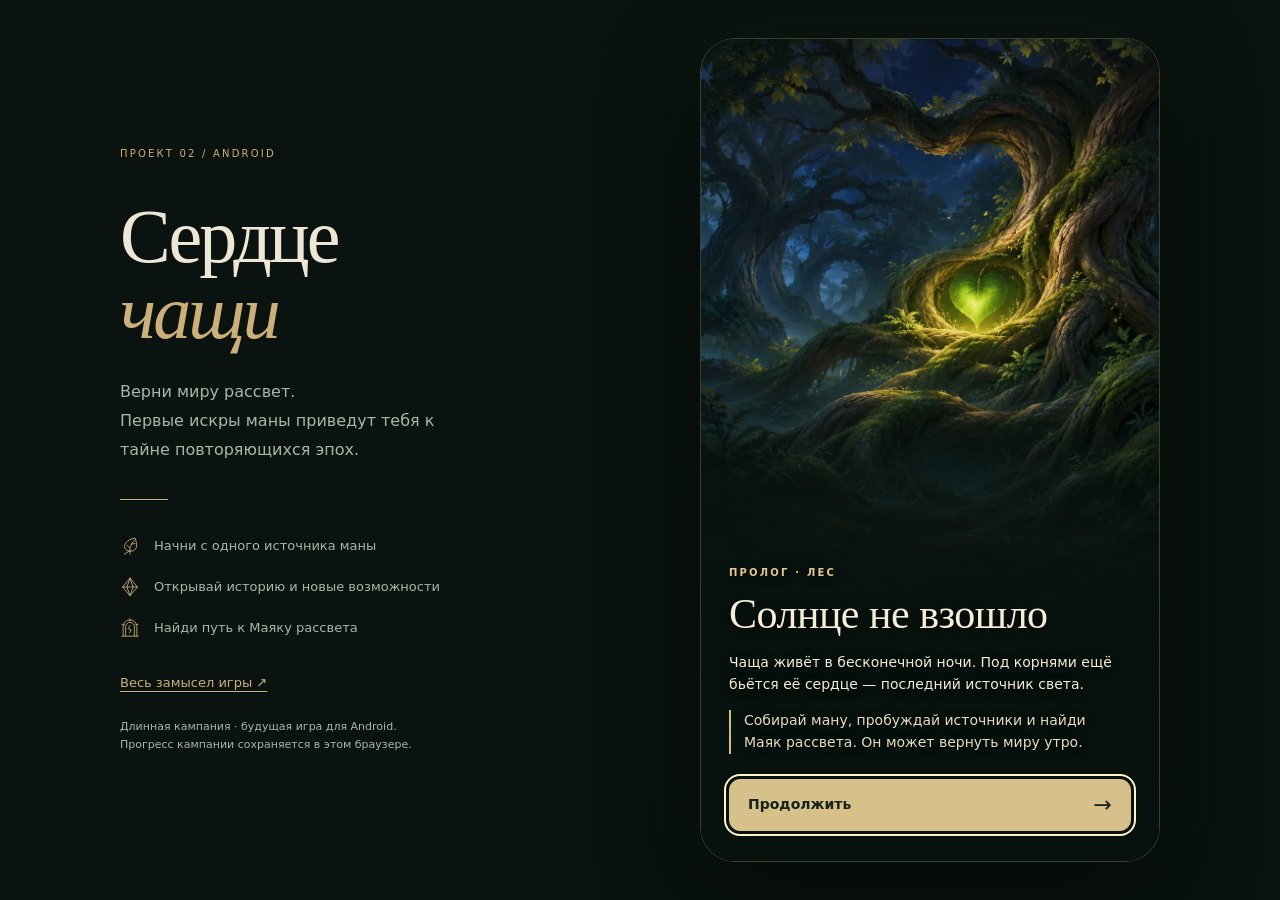
<file: index.html>
<!doctype html>
<html lang="ru"><head><meta charset="utf-8"><meta name="viewport" content="width=device-width, initial-scale=1, viewport-fit=cover"><meta name="theme-color" content="#101c17"><meta name="description" content="Сердце чащи — интерактивный макет будущего Android-кликера. Верни миру рассвет: начни с одного источника маны и открывай сюжет и новые механики постепенно."><title>Сердце чащи · Вернуть миру рассвет</title><link rel="icon" href="icon.svg" type="image/svg+xml"><link rel="stylesheet" href="game.css"><link rel="stylesheet" href="event-ui.css"><link rel="stylesheet" href="story-ui.css"><script src="campaign.js" defer></script><script src="events.js" defer></script><script src="event-ui.js" defer></script><script src="story-ui.js" defer></script><script src="game.js" defer></script></head>
<body>
<svg xmlns="http://www.w3.org/2000/svg" style="position:absolute;width:0;height:0;overflow:hidden" aria-hidden="true"><defs>
<symbol id="i-spark" viewBox="0 0 32 32"><path d="M16 2c1.5 10 4 12.5 14 14-10 1.5-12.5 4-14 14C14.5 20 12 17.5 2 16 12 14.5 14.5 12 16 2Z"/></symbol>
<symbol id="i-leaf" viewBox="0 0 32 32"><path d="M16 29c-1-9 0-16 8-23M16 24C3 24 3 8 24 3c5 12 3 23-8 21ZM16 19l-5-4M18 13l6-1M15 24l-8 5"/></symbol>
<symbol id="i-tree" viewBox="0 0 32 32"><path d="M16 29V6M16 15l-8-5M16 19l9-6M16 8l5-5M16 25l-6 5M16 25l7 5M9 10 6 4M9 10H3M25 13l4-6M25 13h5M16 17 8 19l-4-4"/></symbol>
<symbol id="i-mushroom" viewBox="0 0 32 32"><path d="M3 17c0-8 6-13 13-13s13 5 13 13c-7 3-19 3-26 0ZM13 19l-1 9c2 2 6 2 8 0l-1-9M9 13l1-2M17 8h1M22 13l1 1"/></symbol>
<symbol id="i-moth" viewBox="0 0 32 32"><path d="M16 10v17M16 10l-4-5M16 10l4-5M15 14C7 3 1 7 4 17c2 5 7 7 11 3M17 14C25 3 31 7 28 17c-2 5-7 7-11 3M14 21c-7-1-8 4-4 7l5-4M18 21c7-1 8 4 4 7l-5-4M8 12l4 4M24 12l-4 4"/></symbol>
<symbol id="i-book" viewBox="0 0 32 32"><path d="M16 7C11 3 6 4 3 6v22c4-3 8-3 13 0 5-3 9-3 13 0V6c-3-2-8-3-13 1v21M7 10l5 1M7 15l5 1M20 11l5-1M20 16l5-1"/></symbol>
<symbol id="i-portal" viewBox="0 0 32 32"><path d="M5 29V14a11 11 0 0 1 22 0v15M9 29V14a7 7 0 0 1 14 0v15M3 29h26M16 12l-3 5 5 2-3 5M3 10l4 1M29 10l-4 1M16 1v4"/></symbol>
<symbol id="i-memory" viewBox="0 0 32 32"><path d="m16 2 12 14-12 14L4 16 16 2ZM16 2l5 14-5 14-5-14 5-14ZM4 16h24"/></symbol>
<symbol id="i-gear" viewBox="0 0 32 32"><path d="m13 3-1 4-4 2-4-1-2 5 3 3v4l-3 3 3 4 4-1 4 2 1 3h5l1-4 4-2 4 1 2-5-3-3v-4l3-3-3-4-4 1-4-2-1-3h-5Z" transform="translate(1 -1) scale(.94)"/><circle cx="16" cy="16" r="5"/></symbol>
<symbol id="i-arrow" viewBox="0 0 32 32"><path d="M4 16h23M19 8l8 8-8 8"/></symbol>
<symbol id="i-back" viewBox="0 0 32 32"><path d="M28 16H5M13 8l-8 8 8 8"/></symbol>
<symbol id="i-close" viewBox="0 0 32 32"><path d="m8 8 16 16M24 8 8 24"/></symbol>
<symbol id="i-tower" viewBox="0 0 32 32"><path d="M7 29h18M9 29V12h14v17M7 12l9-10 9 10H7ZM14 29v-8h4v8M15 15h2v3h-2z"/></symbol>
<symbol id="i-crown" viewBox="0 0 32 32"><path d="m4 9 7 7 5-11 5 11 7-7-3 17H7L4 9ZM8 22h16M9 29h14"/><circle cx="4" cy="7" r="1"/><circle cx="16" cy="3" r="1"/><circle cx="28" cy="7" r="1"/></symbol>
<symbol id="i-flask" viewBox="0 0 32 32"><path d="M12 3h8M13 3v9L5 25q-1 4 4 4h14q5 0 4-4l-8-13V3M9 20c5-3 9 4 14 0M13 24h1M19 17h1"/></symbol>
<symbol id="i-mountain" viewBox="0 0 32 32"><path d="M2 27 13 6l8 15 4-8 6 14H2ZM8 16l5 2 4-4M13 6l2-4M13 18v9M22 23l3 1"/></symbol>
<symbol id="i-fox" viewBox="0 0 32 32"><path d="m5 3 8 7h6l8-7-2 15-9 10-9-10L5 3ZM7 18l9 5 9-5M12 14l1 1M20 14l-1 1M14 22h4M16 23v5M9 10l-3-6M23 10l3-6"/></symbol>
<symbol id="i-deer" viewBox="0 0 32 32"><path d="M13 13 6 8V2M6 7l-4-3M19 13l7-5V2M26 7l4-3M13 13l-5-2 1 6 3 2 1 8 3 3 3-3 1-8 3-2 1-6-5 2M12 19l1-1M20 19l-1-1M15 25h2"/></symbol>
</defs></svg>
<main class="layout"><aside class="desktop-intro"><p class="eyebrow">ПРОЕКТ 02 / ANDROID</p><h1>Сердце<br><em>чащи</em></h1><p>Верни миру рассвет.<br>Первые искры маны приведут тебя к тайне повторяющихся эпох.</p><div class="intro-rule"></div><ul><li><svg class="icon" aria-hidden="true"><use href="#i-leaf"></use></svg>Начни с одного источника маны</li><li><svg class="icon" aria-hidden="true"><use href="#i-memory"></use></svg>Открывай историю и новые возможности</li><li><svg class="icon" aria-hidden="true"><use href="#i-portal"></use></svg>Найди путь к Маяку рассвета</li></ul><a href="concept.html">Весь замысел игры ↗</a><p class="prototype-note">Длинная кампания · будущая игра для Android.<br>Прогресс кампании сохраняется в этом браузере.</p></aside>
<div class="phone"><div id="game-shell" class="game-shell"><header class="game-top"><div class="top-line"><span class="wordmark"><svg class="icon" aria-hidden="true"><use href="#i-leaf"></use></svg>Сердце чащи<small class="mockup-label">ИГРА</small></span><button id="settings-button" class="settings-button" aria-label="Настройки и информация о макете"><svg class="icon" aria-hidden="true"><use href="#i-gear"></use></svg></button></div><div class="resource-hud"><div class="mana-box"><svg class="icon" aria-hidden="true"><use href="#i-spark"></use></svg><div><strong id="mana" aria-label="Мана">0</strong><small id="income">+0 / с</small></div></div><div class="memory-box" hidden aria-label="Память мира"><svg class="icon" aria-hidden="true"><use href="#i-memory"></use></svg><span id="memory">0</span></div><button id="era-button" class="era-button" hidden><svg class="icon" aria-hidden="true"><use href="#i-memory"></use></svg><span>Эпоха <b id="era-number">1</b></span></button></div></header>
<div id="screen" class="screen" tabindex="-1" aria-label="Игровой экран"><noscript><p style="padding:24px">Для интерактивного макета нужен JavaScript. <a href="concept.html">Открыть концепцию</a>.</p></noscript></div>
<nav class="bottom-nav" hidden aria-label="Разделы игры"><button id="nav-world" class="nav-button active" data-screen="world" aria-current="page"><svg class="icon" aria-hidden="true"><use href="#i-leaf"></use></svg><span>Мир</span></button><button class="nav-button" data-screen="tree" hidden><svg class="icon" aria-hidden="true"><use href="#i-tree"></use></svg><span>Древо</span></button><button class="nav-button" data-screen="creatures" hidden><svg class="icon" aria-hidden="true"><use href="#i-moth"></use></svg><span>Существа</span></button><button class="nav-button" data-screen="portals" hidden><svg class="icon" aria-hidden="true"><use href="#i-portal"></use></svg><span>Порталы</span></button></nav></div>
<div id="sheet-overlay" class="sheet-overlay" aria-hidden="true"><section id="sheet" class="sheet" role="dialog" aria-modal="true" aria-label="Карточка игры"><button id="sheet-close" class="sheet-close" aria-label="Закрыть карточку"><svg class="icon" aria-hidden="true"><use href="#i-close"></use></svg></button><div id="sheet-content"></div></section></div><div id="toast" class="toast" role="status" aria-live="polite"></div></div></main>
</body></html>
</file>
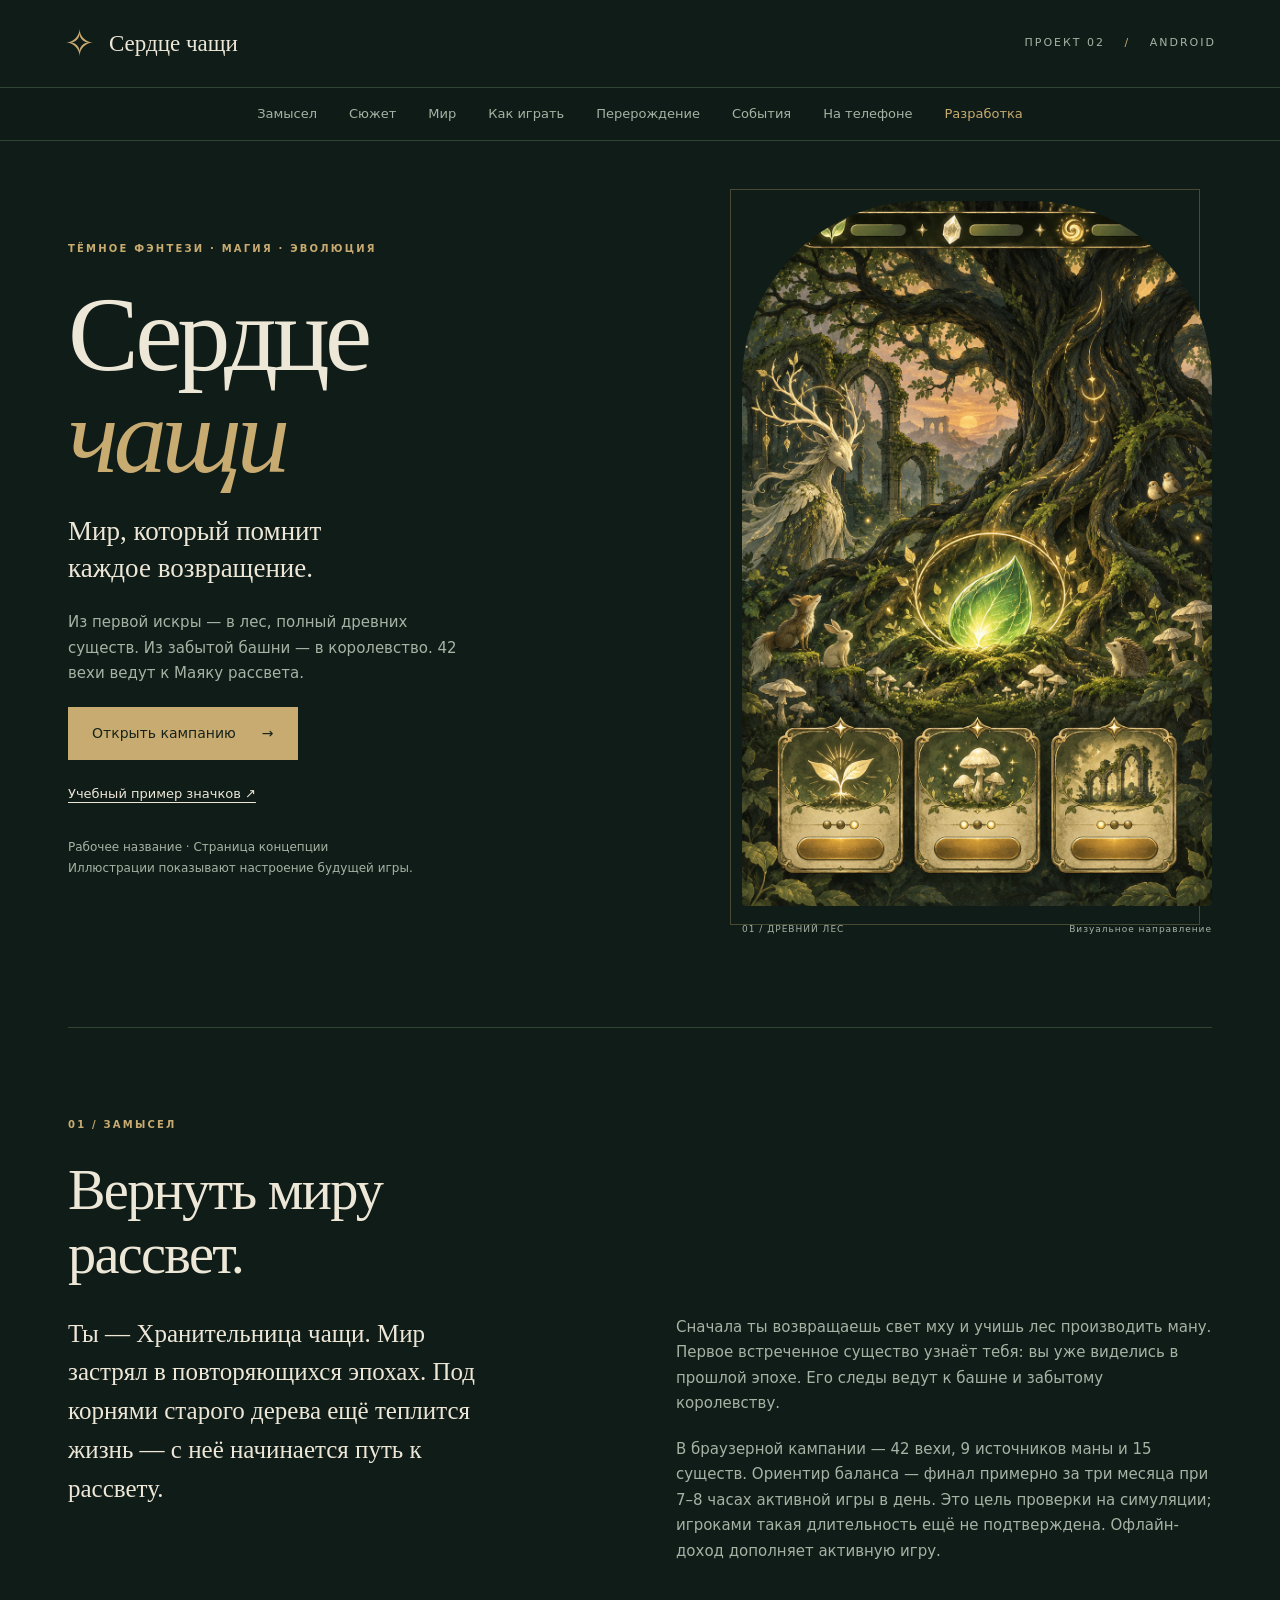
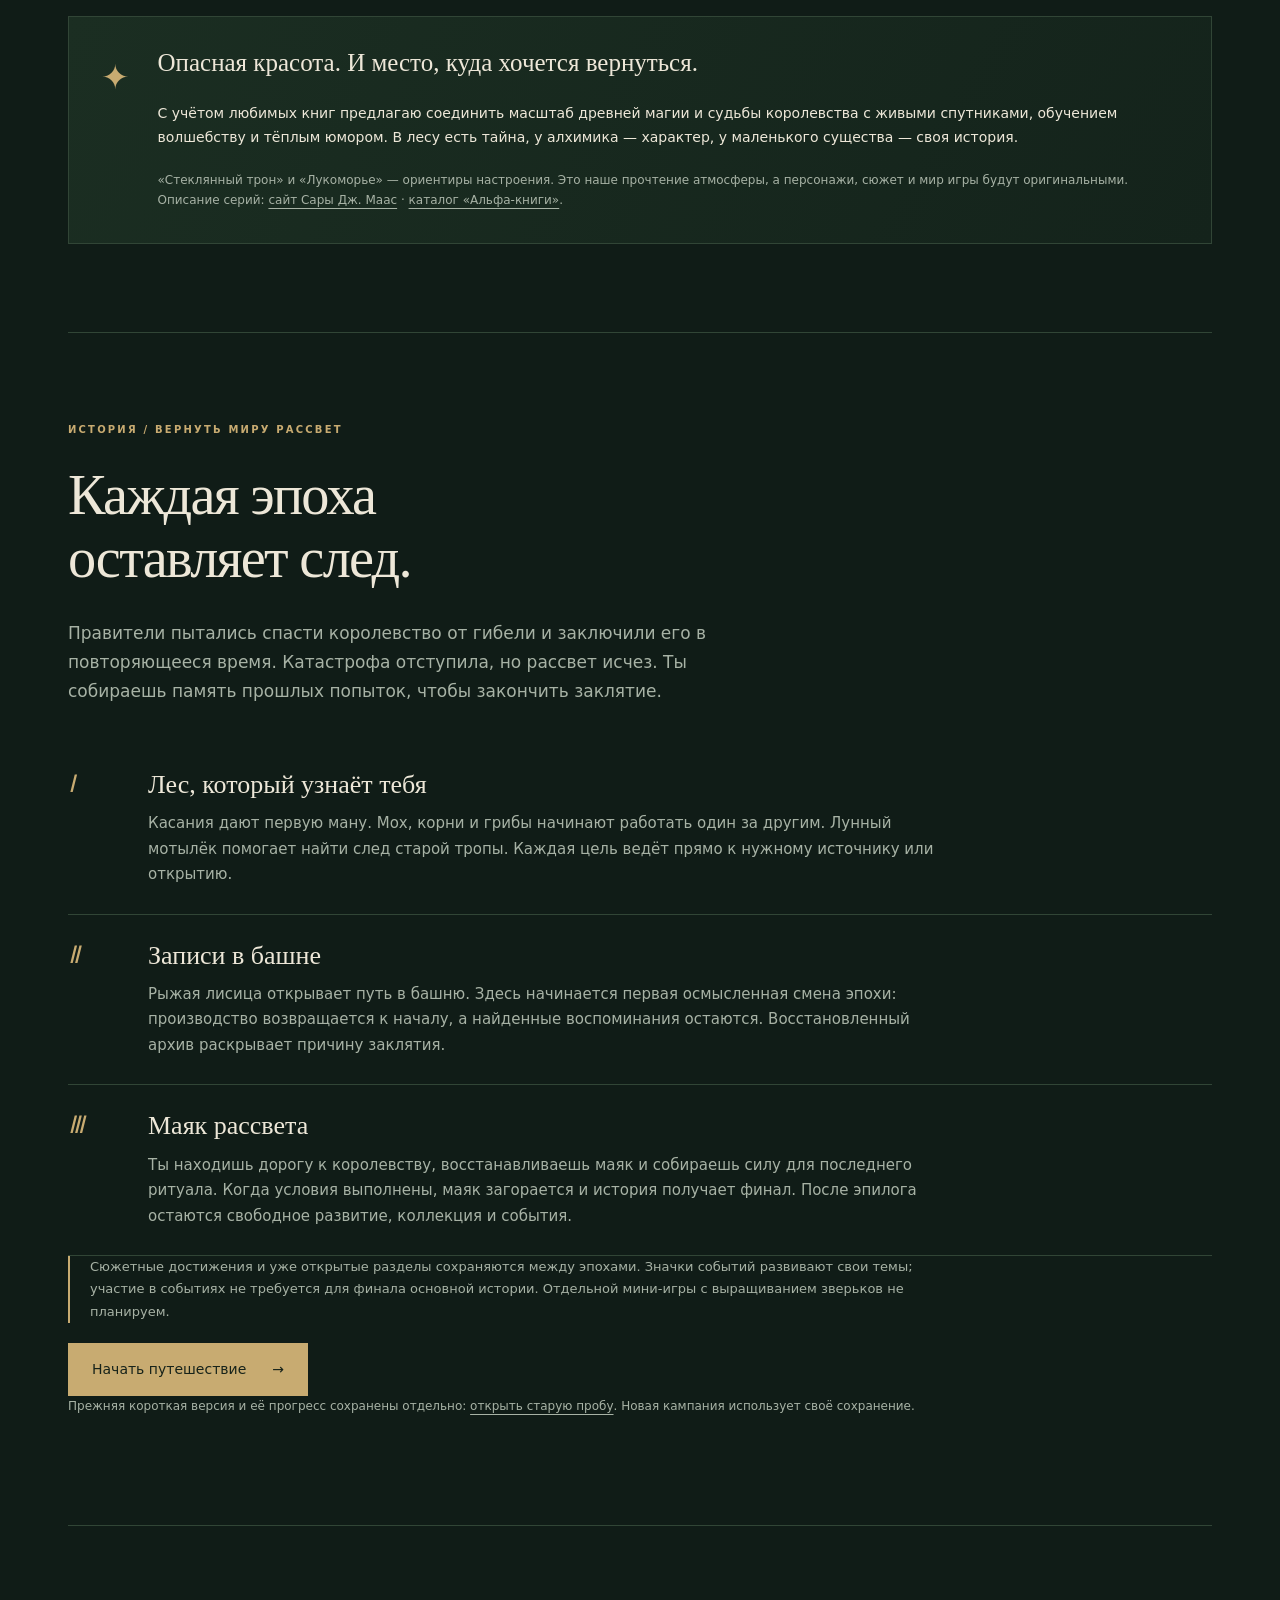
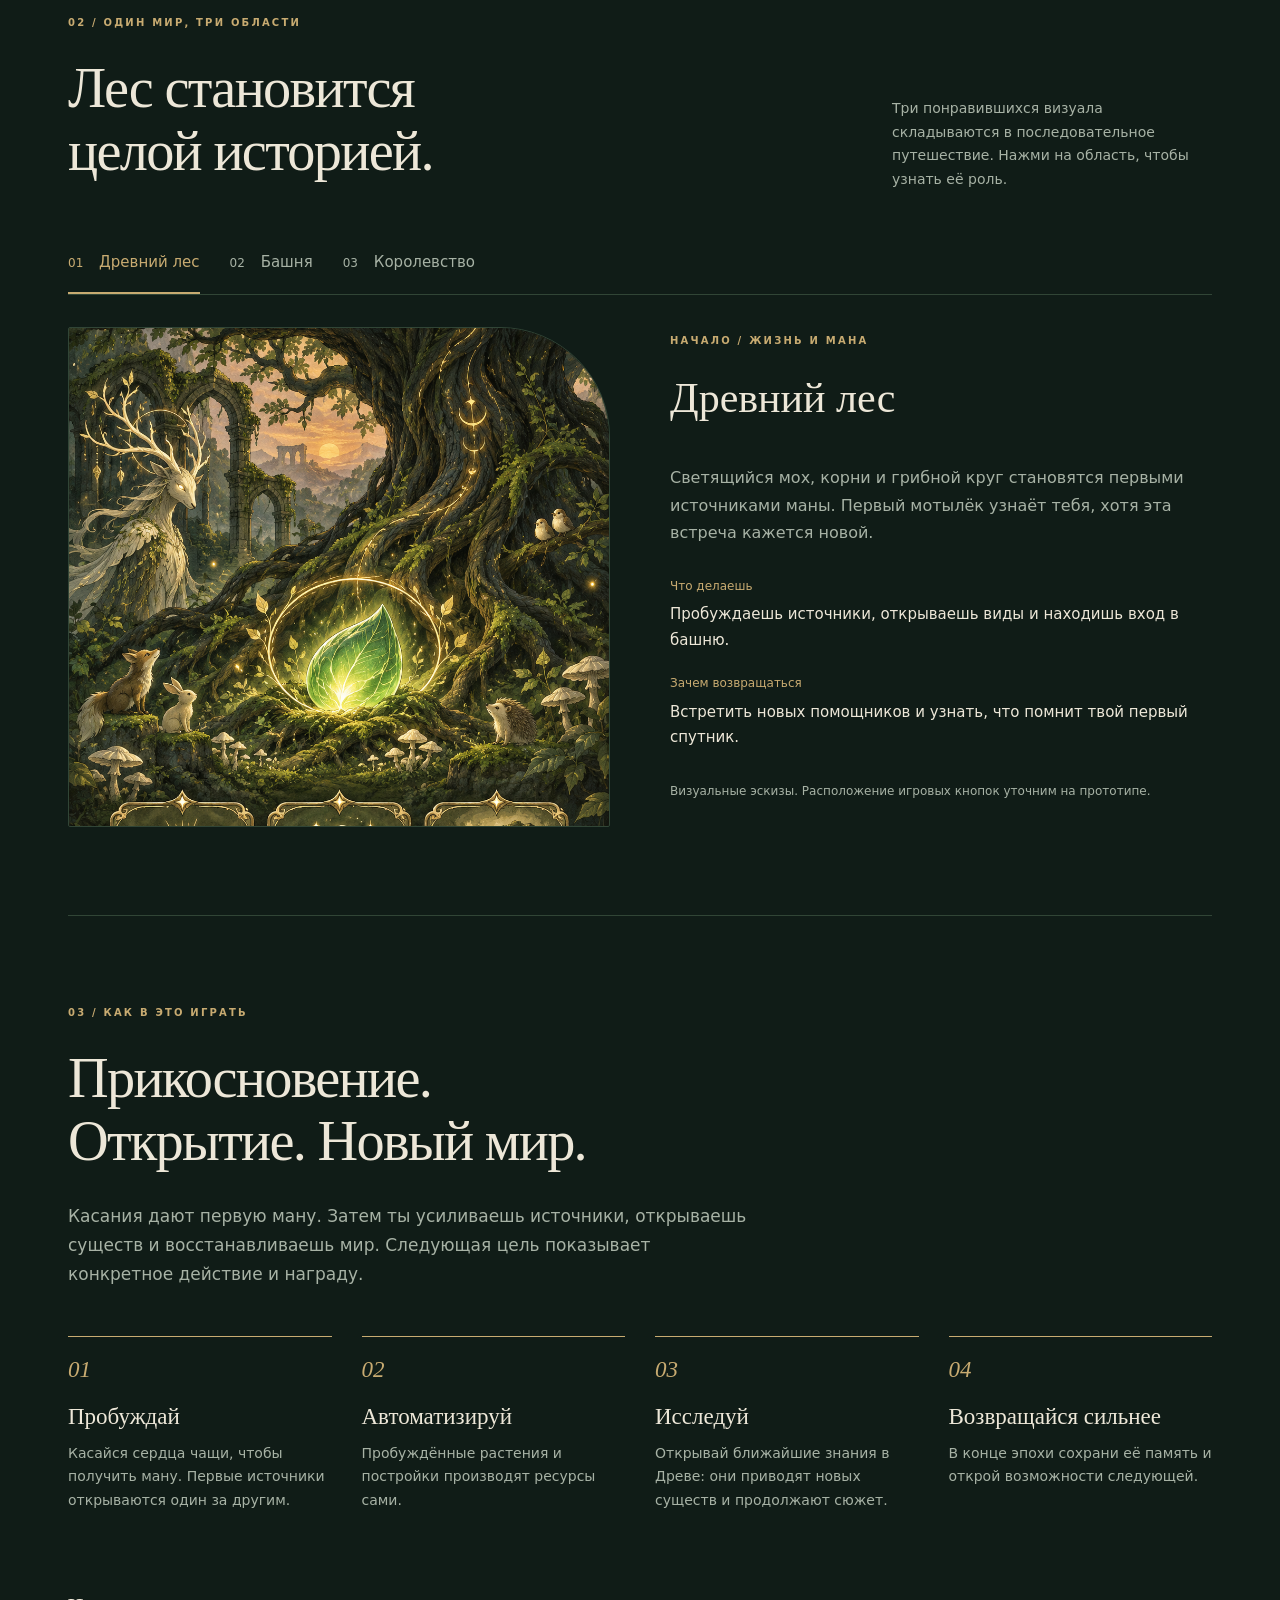
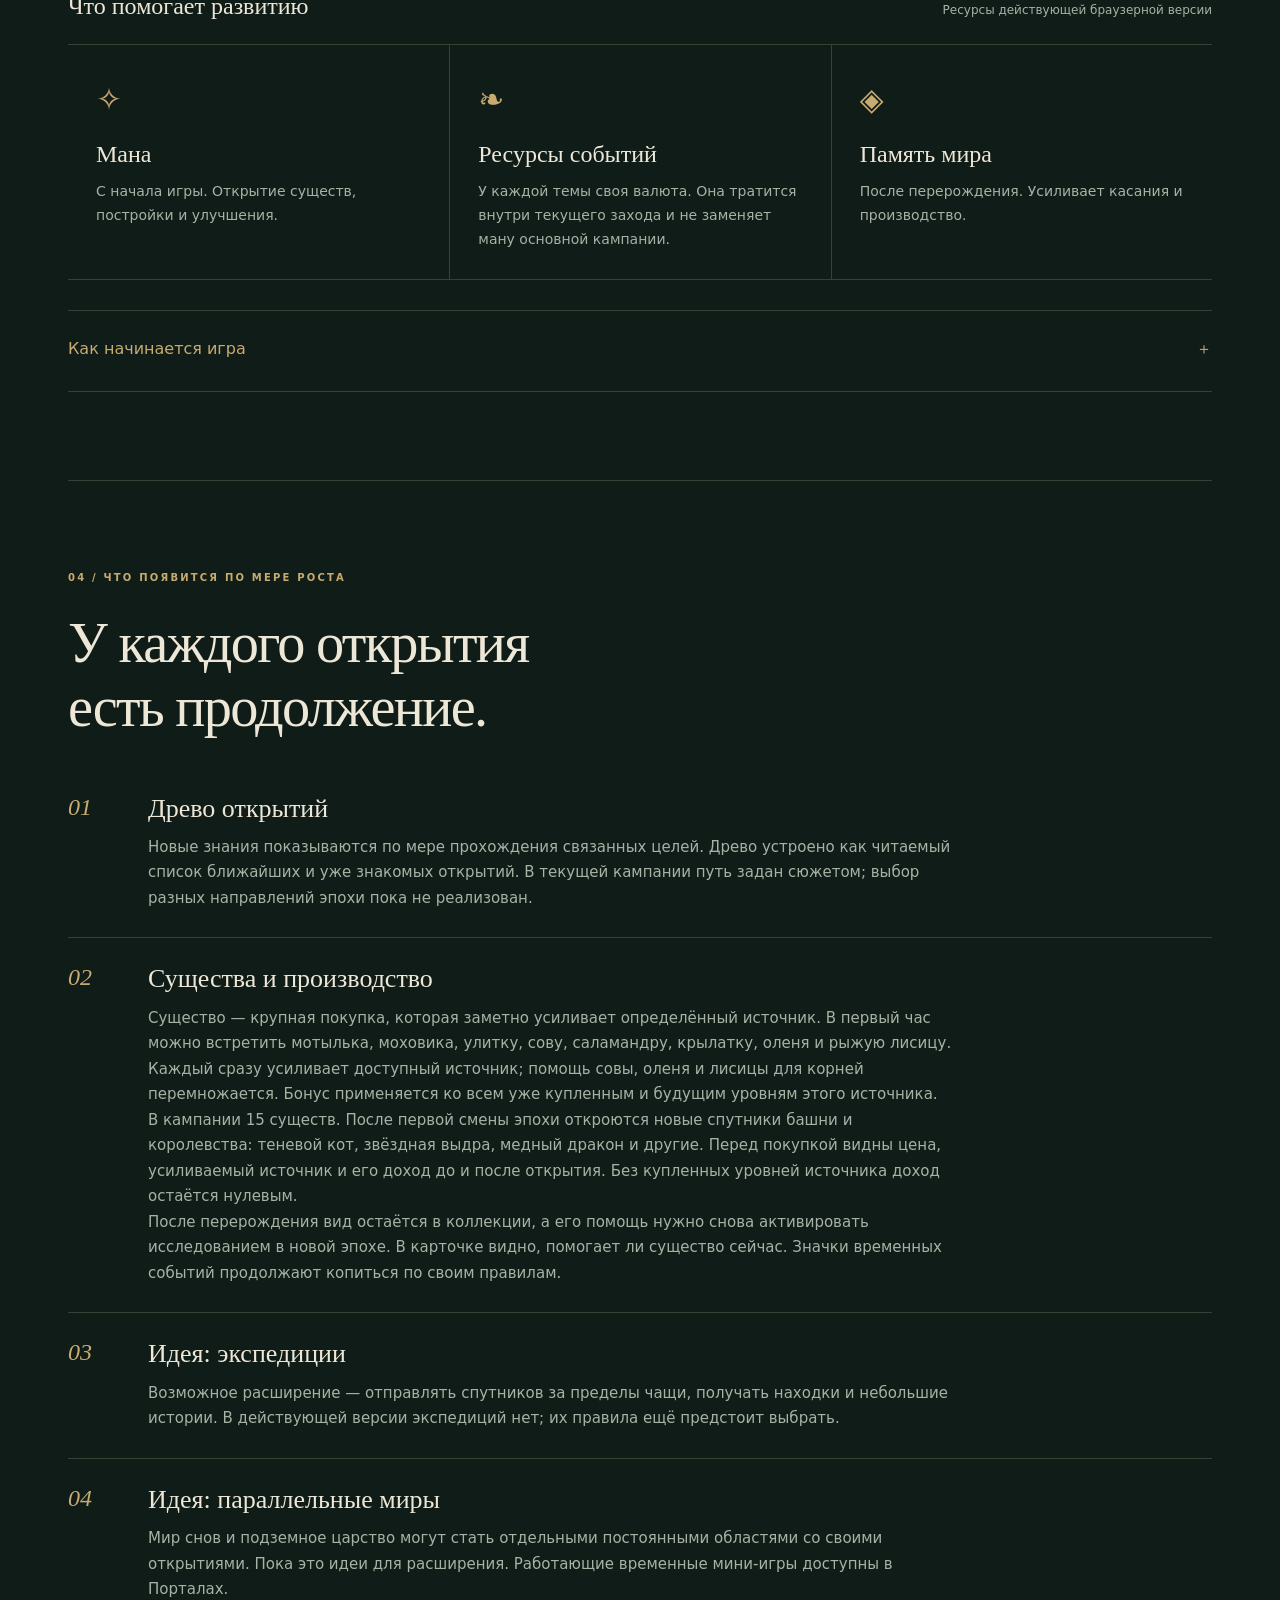
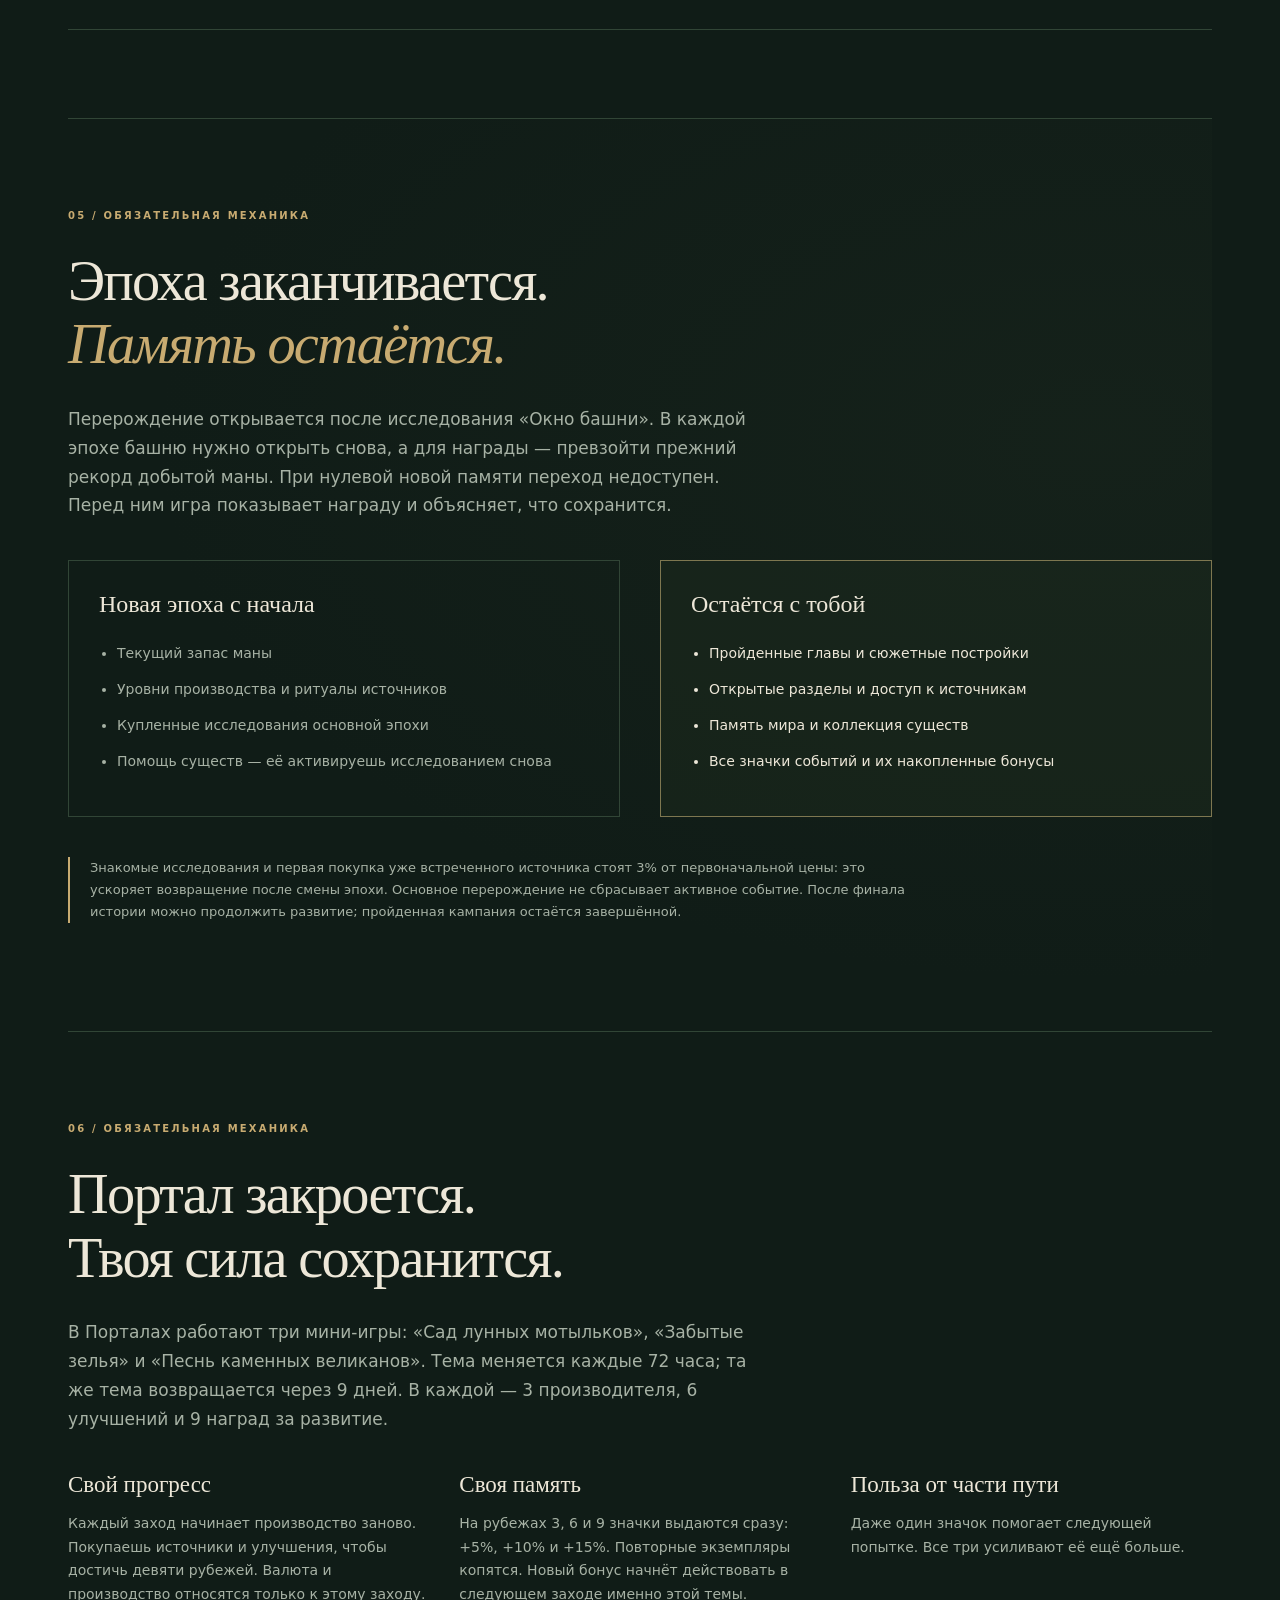
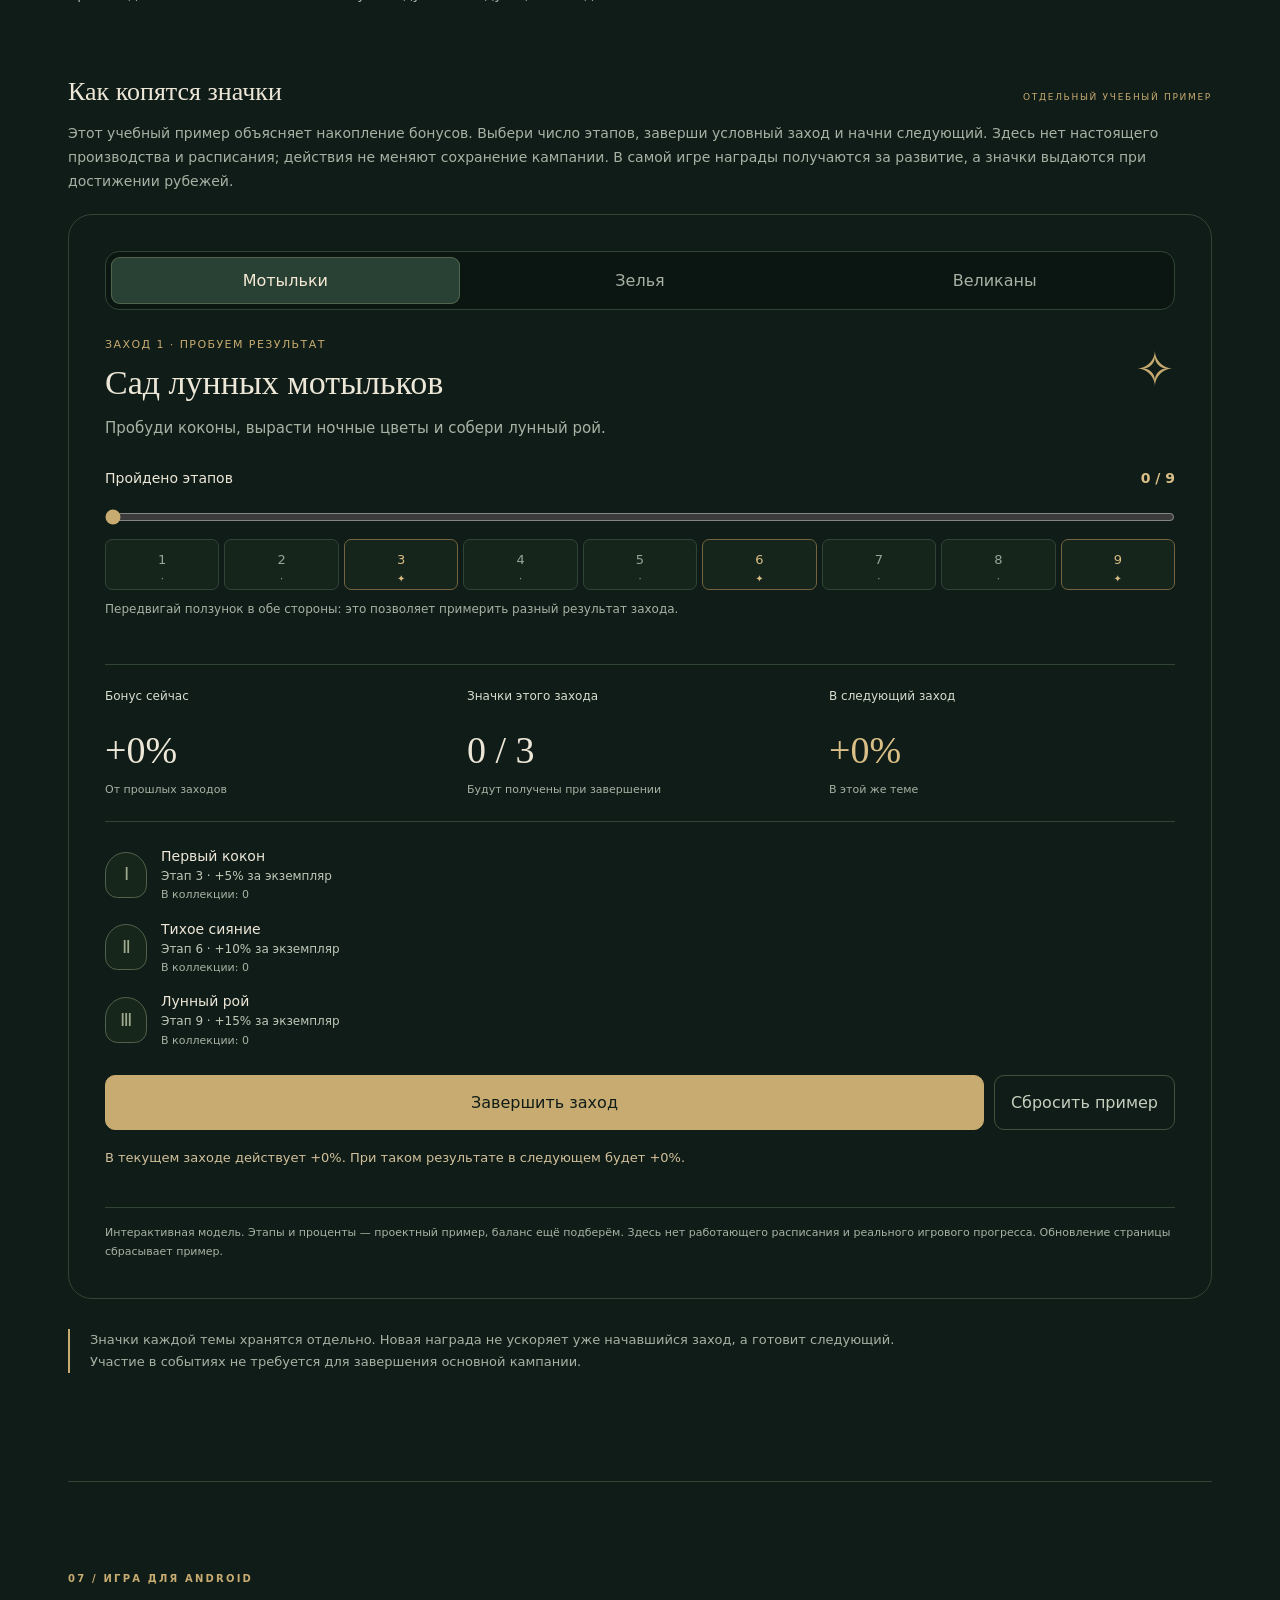
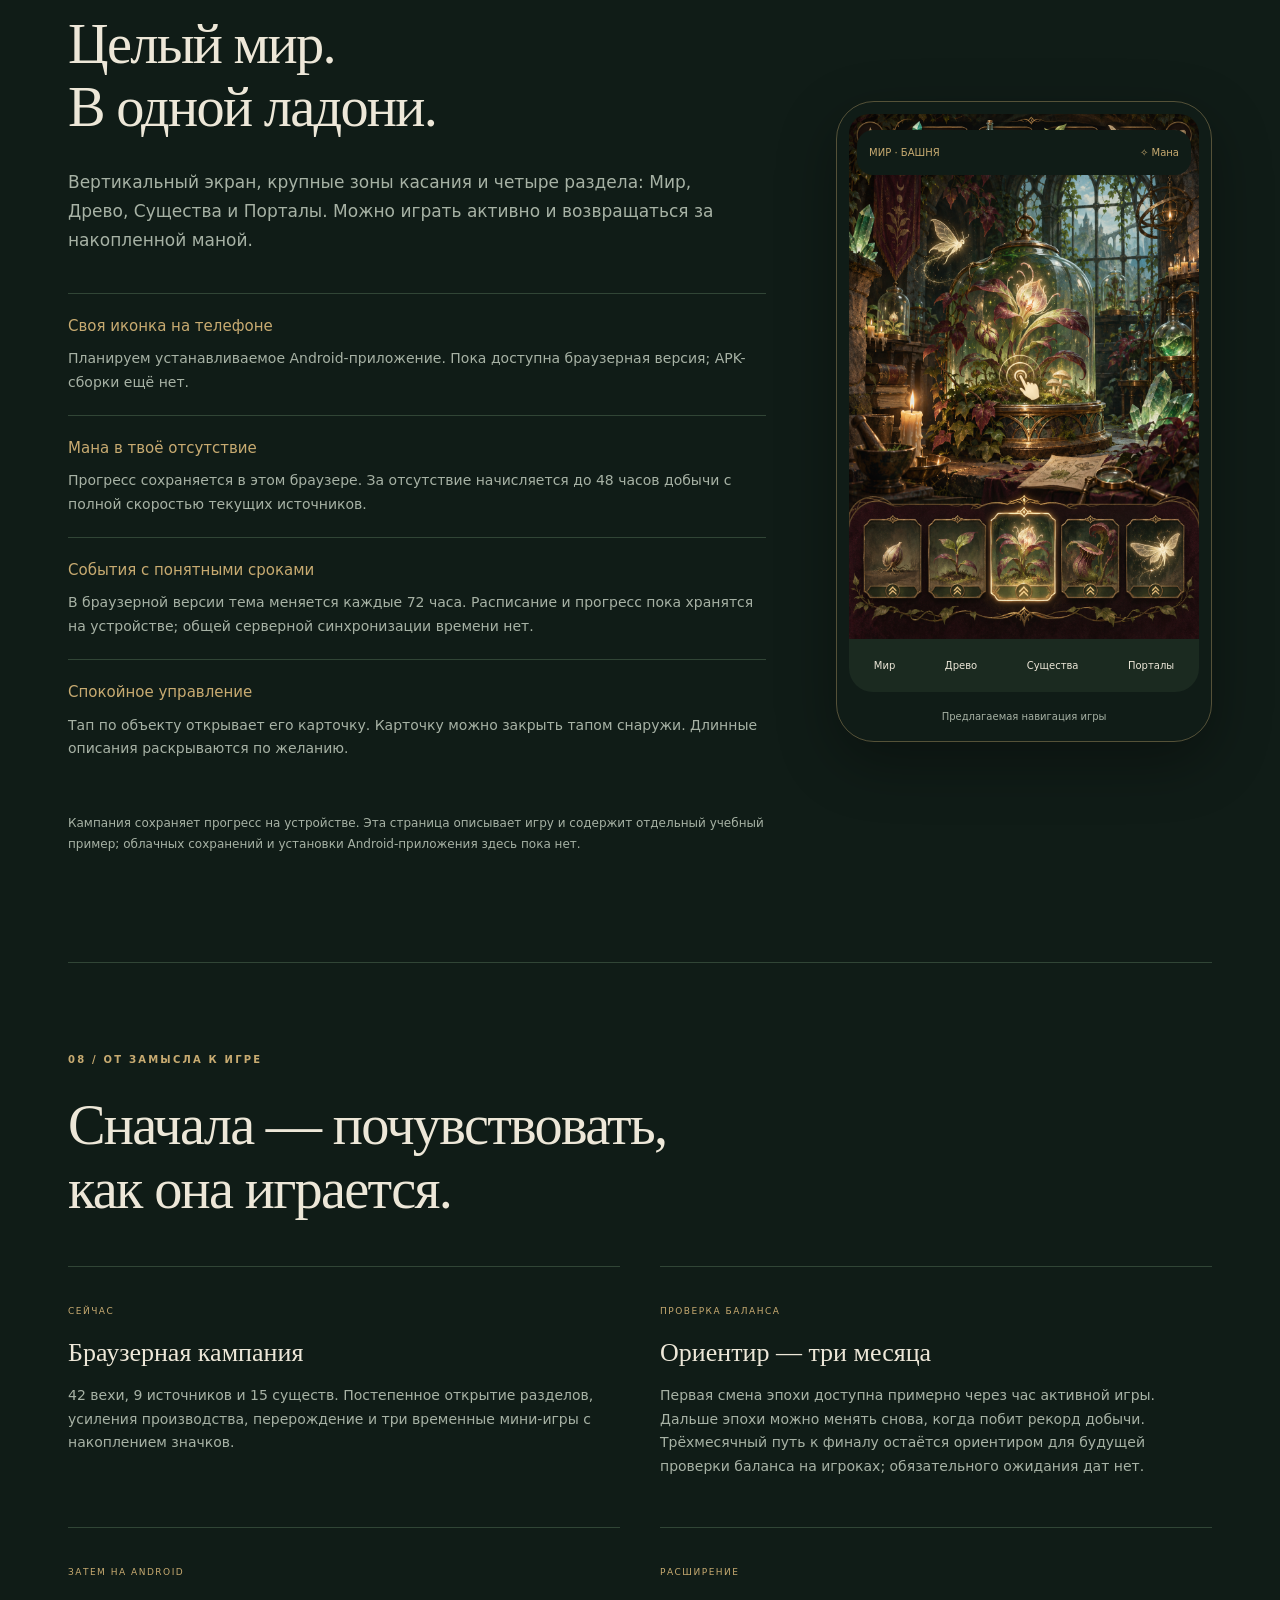
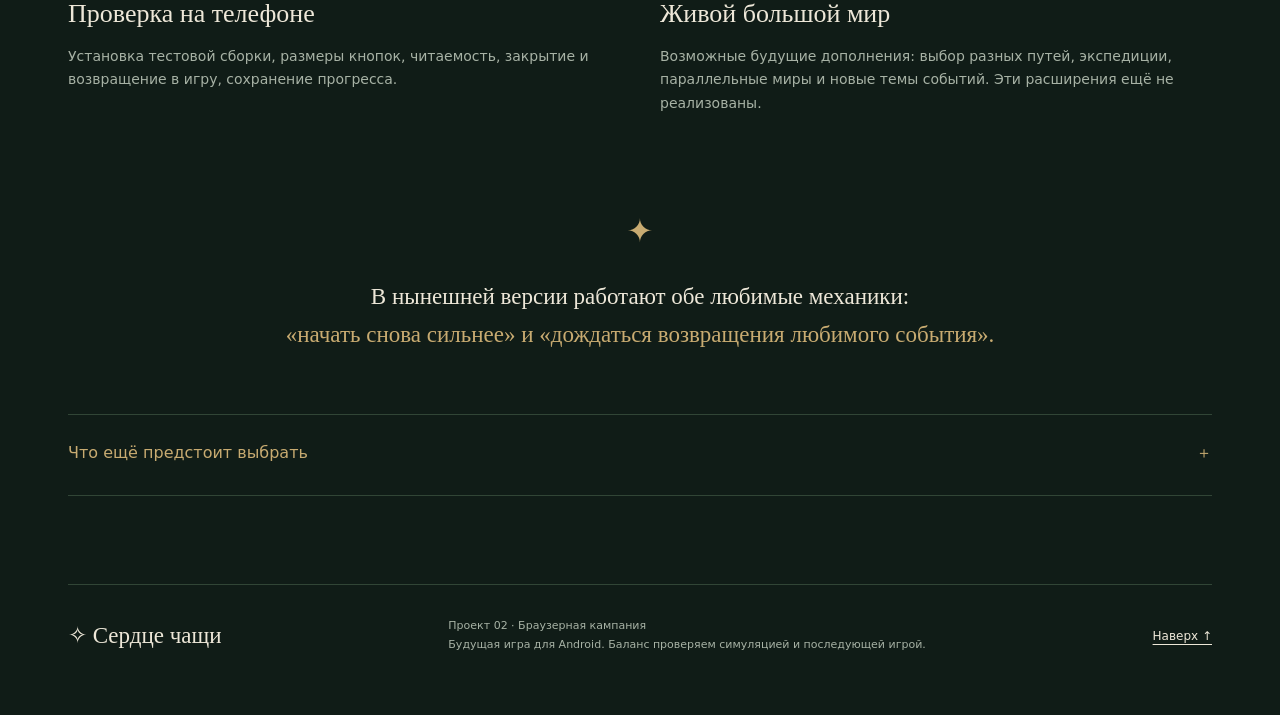
<file: concept.html>
<!doctype html>
<html lang="ru">
<head>
<meta charset="utf-8"><meta name="viewport" content="width=device-width, initial-scale=1, viewport-fit=cover">
<meta name="theme-color" content="#101c17"><meta name="description" content="Сердце чащи — концепция Android-кликера о магии, эволюции и мире, который помнит каждое возвращение.">
<title>Сердце чащи · Концепция игры</title>
<link rel="icon" href="icon.svg" type="image/svg+xml"><link rel="stylesheet" href="style.css"><link rel="stylesheet" href="event.css">
<script src="event.js" defer></script><script src="app.js" defer></script>
</head>
<body>
<a class="skip" href="#idea">К содержанию</a>
<header class="topbar"><a class="brand" href="#home"><span class="seal" aria-hidden="true">✧</span> Сердце чащи</a><span class="edition">ПРОЕКТ 02 <span> / </span> ANDROID</span><button id="menu-toggle" aria-expanded="false" aria-controls="site-nav" class="menu-button">Разделы <span aria-hidden="true">☰</span></button></header>
<nav id="site-nav" aria-label="Разделы концепции"><a href="#idea">Замысел</a><a href="#campaign">Сюжет</a><a href="#world">Мир</a><a href="#loop">Как играть</a><a href="#rebirth">Перерождение</a><a href="#events">События</a><a href="#android">На телефоне</a><a href="#roadmap">Разработка</a></nav>
<main>
<section class="hero" id="home">
<div class="hero-copy"><p class="eyebrow">ТЁМНОЕ ФЭНТЕЗИ · МАГИЯ · ЭВОЛЮЦИЯ</p><h1>Сердце<br><em>чащи</em></h1><p class="hero-sub">Мир, который помнит<br>каждое возвращение.</p><p class="hero-desc">Из первой искры — в лес, полный древних существ. Из забытой башни — в королевство. 42 вехи ведут к Маяку рассвета.</p><a class="button primary" href="index.html">Открыть кампанию <span aria-hidden="true">→</span></a><a class="text-link" href="#events">Учебный пример значков ↗</a><p class="small hero-note">Рабочее название · Страница концепции<br>Иллюстрации показывают настроение будущей игры.</p></div>
<figure class="hero-art"><img src="forest.png" width="1024" height="1536" alt="Концепт игры: древнее дерево, светящееся семя и лесной дух в тёмной зелёной чаще"><figcaption><span>01 / ДРЕВНИЙ ЛЕС</span><span>Визуальное направление</span></figcaption></figure>
</section>
<section id="idea" class="section intro">
<p class="eyebrow">01 / ЗАМЫСЕЛ</p><h2>Вернуть миру<br>рассвет.</h2><div class="intro-grid"><p class="lead">Ты — Хранительница чащи. Мир застрял в повторяющихся эпохах. Под корнями старого дерева ещё теплится жизнь — с неё начинается путь к рассвету.</p><div><p>Сначала ты возвращаешь свет мху и учишь лес производить ману. Первое встреченное существо узнаёт тебя: вы уже виделись в прошлой эпохе. Его следы ведут к башне и забытому королевству.</p><p>В браузерной кампании — 42 вехи, 9 источников маны и 15 существ. Ориентир баланса — финал примерно за три месяца при 7–8 часах активной игры в день. Это цель проверки на симуляции; игроками такая длительность ещё не подтверждена. Офлайн-доход дополняет активную игру.</p></div></div>
<aside class="letter"><span class="ornament" aria-hidden="true">✦</span><div><h3>Опасная красота. И место, куда хочется вернуться.</h3><p>С учётом любимых книг предлагаю соединить масштаб древней магии и судьбы королевства с живыми спутниками, обучением волшебству и тёплым юмором. В лесу есть тайна, у алхимика — характер, у маленького существа — своя история.</p><p class="small">«Стеклянный трон» и «Лукоморье» — ориентиры настроения. Это наше прочтение атмосферы, а персонажи, сюжет и мир игры будут оригинальными. Описание серий: <a href="https://sarahjmaas.com/throne-of-glass-series/" target="_blank" rel="noopener">сайт Сары Дж. Маас</a> · <a href="https://www.armada.ru/4h.htm" target="_blank" rel="noopener">каталог «Альфа-книги»</a>.</p></div></aside>
</section>
<section id="campaign" class="section">
<p class="eyebrow">ИСТОРИЯ / ВЕРНУТЬ МИРУ РАССВЕТ</p><h2>Каждая эпоха<br>оставляет след.</h2><p class="section-intro">Правители пытались спасти королевство от гибели и заключили его в повторяющееся время. Катастрофа отступила, но рассвет исчез. Ты собираешь память прошлых попыток, чтобы закончить заклятие.</p>
<div class="system-list"><article><span>Ⅰ</span><div><h3>Лес, который узнаёт тебя</h3><p>Касания дают первую ману. Мох, корни и грибы начинают работать один за другим. Лунный мотылёк помогает найти след старой тропы. Каждая цель ведёт прямо к нужному источнику или открытию.</p></div></article><article><span>Ⅱ</span><div><h3>Записи в башне</h3><p>Рыжая лисица открывает путь в башню. Здесь начинается первая осмысленная смена эпохи: производство возвращается к началу, а найденные воспоминания остаются. Восстановленный архив раскрывает причину заклятия.</p></div></article><article><span>Ⅲ</span><div><h3>Маяк рассвета</h3><p>Ты находишь дорогу к королевству, восстанавливаешь маяк и собираешь силу для последнего ритуала. Когда условия выполнены, маяк загорается и история получает финал. После эпилога остаются свободное развитие, коллекция и события.</p></div></article></div>
<p class="note">Сюжетные достижения и уже открытые разделы сохраняются между эпохами. Значки событий развивают свои темы; участие в событиях не требуется для финала основной истории. Отдельной мини-игры с выращиванием зверьков не планируем.</p><a class="button primary" href="index.html">Начать путешествие <span aria-hidden="true">→</span></a><p class="small">Прежняя короткая версия и её прогресс сохранены отдельно: <a href="legacy.html">открыть старую пробу</a>. Новая кампания использует своё сохранение.</p>
</section>
<section id="world" class="section">
<div class="section-heading"><div><p class="eyebrow">02 / ОДИН МИР, ТРИ ОБЛАСТИ</p><h2>Лес становится<br>целой историей.</h2></div><p>Три понравившихся визуала складываются в последовательное путешествие. Нажми на область, чтобы узнать её роль.</p></div>
<div class="world-tabs" role="tablist" aria-label="Области мира"><button role="tab" id="tab-forest" aria-selected="true" aria-controls="world-panel" data-world="forest">01 <span>Древний лес</span></button><button role="tab" id="tab-tower" aria-selected="false" tabindex="-1" aria-controls="world-panel" data-world="tower">02 <span>Башня</span></button><button role="tab" id="tab-kingdom" aria-selected="false" tabindex="-1" aria-controls="world-panel" data-world="kingdom">03 <span>Королевство</span></button></div>
<div class="world-panel" id="world-panel" role="tabpanel" aria-labelledby="tab-forest"><div class="world-picture"><img id="world-image" src="forest.png" width="1024" height="1536" loading="lazy" alt="Древний лес"></div><div class="world-copy"><p id="world-kicker" class="eyebrow">НАЧАЛО / ЖИЗНЬ И МАНА</p><h3 id="world-title">Древний лес</h3><p id="world-desc">Светящийся мох, корни и грибной круг становятся первыми источниками маны. Первый мотылёк узнаёт тебя, хотя эта встреча кажется новой.</p><dl id="world-details"><dt>Что делаешь</dt><dd>Пробуждаешь источники, открываешь виды и находишь вход в башню.</dd><dt>Зачем возвращаться</dt><dd>Встретить новых помощников и узнать, что помнит твой первый спутник.</dd></dl><p class="small">Визуальные эскизы. Расположение игровых кнопок уточним на прототипе.</p></div></div>
</section>
<section id="loop" class="section">
<p class="eyebrow">03 / КАК В ЭТО ИГРАТЬ</p><h2>Прикосновение.<br>Открытие. Новый мир.</h2><p class="section-intro">Касания дают первую ману. Затем ты усиливаешь источники, открываешь существ и восстанавливаешь мир. Следующая цель показывает конкретное действие и награду.</p>
<ol class="loop-steps"><li><b>01</b><h3>Пробуждай</h3><p>Касайся сердца чащи, чтобы получить ману. Первые источники открываются один за другим.</p></li><li><b>02</b><h3>Автоматизируй</h3><p>Пробуждённые растения и постройки производят ресурсы сами.</p></li><li><b>03</b><h3>Исследуй</h3><p>Открывай ближайшие знания в Древе: они приводят новых существ и продолжают сюжет.</p></li><li><b>04</b><h3>Возвращайся сильнее</h3><p>В конце эпохи сохрани её память и открой возможности следующей.</p></li></ol>
<div class="resource-heading"><h3>Что помогает развитию</h3><p class="small">Ресурсы действующей браузерной версии</p></div><div class="resources"><article><span aria-hidden="true">✧</span><h4>Мана</h4><p>С начала игры. Открытие существ, постройки и улучшения.</p></article><article><span aria-hidden="true">❧</span><h4>Ресурсы событий</h4><p>У каждой темы своя валюта. Она тратится внутри текущего захода и не заменяет ману основной кампании.</p></article><article><span aria-hidden="true">◈</span><h4>Память мира</h4><p>После перерождения. Усиливает касания и производство.</p></article></div>
<details class="story"><summary>Как начинается игра <span aria-hidden="true">＋</span></summary><p>Сердце чащи едва светится. В начале виден только мох и цель: собрать 15 маны и купить его первый уровень. Мох начинает производить ману сам — появляется следующий источник, живые корни. После корней открывается грибной круг. Когда работают все три, становится доступно древо исследований. Первое существо, лунный мотылёк, удваивает добычу мха и открывает коллекцию.</p><p>Башня знакомит с перерождением, а после первой смены эпохи появляются порталы событий. Новые разделы остаются доступными в следующих эпохах. Иллюстрированные сюжетные сцены появляются при ключевых открытиях. Пройденные можно пересмотреть в летописи.</p><p class="small">После первого существа появляются покупки ×1, ×10 и «Макс.». Каждый уровень добавляет добычу. На 10-м, 25-м и далее через каждые 25 уровней доход источника удваивается. Сюжетные усиления покупаются за ману без требования определённого числа уровней источника. Перед покупкой виден полный доход после усиления. После встречи с мотыльком в карточках источников доступны ритуалы роста: каждый добавляет 0,5% производству выбранного источника за ману. Это дополнительное усиление по желанию; сюжет не требует определённого числа ритуалов.</p></details>
</section>
<section class="section systems" id="systems"><p class="eyebrow">04 / ЧТО ПОЯВИТСЯ ПО МЕРЕ РОСТА</p><h2>У каждого открытия<br>есть продолжение.</h2><div class="system-list">
<article><span>01</span><div><h3>Древо открытий</h3><p>Новые знания показываются по мере прохождения связанных целей. Древо устроено как читаемый список ближайших и уже знакомых открытий. В текущей кампании путь задан сюжетом; выбор разных направлений эпохи пока не реализован.</p></div></article>
<article><span>02</span><div><h3>Существа и производство</h3><p>Существо — крупная покупка, которая заметно усиливает определённый источник. В первый час можно встретить мотылька, моховика, улитку, сову, саламандру, крылатку, оленя и рыжую лисицу. Каждый сразу усиливает доступный источник; помощь совы, оленя и лисицы для корней перемножается. Бонус применяется ко всем уже купленным и будущим уровням этого источника.</p><p>В кампании 15 существ. После первой смены эпохи откроются новые спутники башни и королевства: теневой кот, звёздная выдра, медный дракон и другие. Перед покупкой видны цена, усиливаемый источник и его доход до и после открытия. Без купленных уровней источника доход остаётся нулевым.</p><p>После перерождения вид остаётся в коллекции, а его помощь нужно снова активировать исследованием в новой эпохе. В карточке видно, помогает ли существо сейчас. Значки временных событий продолжают копиться по своим правилам.</p></div></article>
<article><span>03</span><div><h3>Идея: экспедиции</h3><p>Возможное расширение — отправлять спутников за пределы чащи, получать находки и небольшие истории. В действующей версии экспедиций нет; их правила ещё предстоит выбрать.</p></div></article>
<article><span>04</span><div><h3>Идея: параллельные миры</h3><p>Мир снов и подземное царство могут стать отдельными постоянными областями со своими открытиями. Пока это идеи для расширения. Работающие временные мини-игры доступны в Порталах.</p></div></article>
</div></section>
<section id="rebirth" class="section rebirth"><p class="eyebrow">05 / ОБЯЗАТЕЛЬНАЯ МЕХАНИКА</p><h2>Эпоха заканчивается.<br><em>Память остаётся.</em></h2><p class="section-intro">Перерождение открывается после исследования «Окно башни». В каждой эпохе башню нужно открыть снова, а для награды — превзойти прежний рекорд добытой маны. При нулевой новой памяти переход недоступен. Перед ним игра показывает награду и объясняет, что сохранится.</p><div class="rebirth-columns"><div><h3>Новая эпоха с начала</h3><ul><li>Текущий запас маны</li><li>Уровни производства и ритуалы источников</li><li>Купленные исследования основной эпохи</li><li>Помощь существ — её активируешь исследованием снова</li></ul></div><div><h3>Остаётся с тобой</h3><ul><li>Пройденные главы и сюжетные постройки</li><li>Открытые разделы и доступ к источникам</li><li>Память мира и коллекция существ</li><li>Все значки событий и их накопленные бонусы</li></ul></div></div><p class="note">Знакомые исследования и первая покупка уже встреченного источника стоят 3% от первоначальной цены: это ускоряет возвращение после смены эпохи. Основное перерождение не сбрасывает активное событие. После финала истории можно продолжить развитие; пройденная кампания остаётся завершённой.</p></section>
<section id="events" class="section events"><p class="eyebrow">06 / ОБЯЗАТЕЛЬНАЯ МЕХАНИКА</p><h2>Портал закроется.<br>Твоя сила сохранится.</h2><p class="section-intro">В Порталах работают три мини-игры: «Сад лунных мотыльков», «Забытые зелья» и «Песнь каменных великанов». Тема меняется каждые 72 часа; та же тема возвращается через 9 дней. В каждой — 3 производителя, 6 улучшений и 9 наград за развитие.</p><div class="event-principles"><p><b>Свой прогресс</b><span>Каждый заход начинает производство заново. Покупаешь источники и улучшения, чтобы достичь девяти рубежей. Валюта и производство относятся только к этому заходу.</span></p><p><b>Своя память</b><span>На рубежах 3, 6 и 9 значки выдаются сразу: +5%, +10% и +15%. Повторные экземпляры копятся. Новый бонус начнёт действовать в следующем заходе именно этой темы.</span></p><p><b>Польза от части пути</b><span>Даже один значок помогает следующей попытке. Все три усиливают её ещё больше.</span></p></div>
<div class="demo-title"><h3>Как копятся значки</h3><span>ОТДЕЛЬНЫЙ УЧЕБНЫЙ ПРИМЕР</span></div><p>Этот учебный пример объясняет накопление бонусов. Выбери число этапов, заверши условный заход и начни следующий. Здесь нет настоящего производства и расписания; действия не меняют сохранение кампании. В самой игре награды получаются за развитие, а значки выдаются при достижении рубежей.</p><div id="event-lab"><p>Загружается пример событий…</p></div>
<p class="note">Значки каждой темы хранятся отдельно. Новая награда не ускоряет уже начавшийся заход, а готовит следующий. Участие в событиях не требуется для завершения основной кампании.</p>
</section>
<section id="android" class="section android"><div><p class="eyebrow">07 / ИГРА ДЛЯ ANDROID</p><h2>Целый мир.<br>В одной ладони.</h2><p class="section-intro">Вертикальный экран, крупные зоны касания и четыре раздела: Мир, Древо, Существа и Порталы. Можно играть активно и возвращаться за накопленной маной.</p><ul class="android-list"><li><b>Своя иконка на телефоне</b><span>Планируем устанавливаемое Android-приложение. Пока доступна браузерная версия; APK-сборки ещё нет.</span></li><li><b>Мана в твоё отсутствие</b><span>Прогресс сохраняется в этом браузере. За отсутствие начисляется до 48 часов добычи с полной скоростью текущих источников.</span></li><li><b>События с понятными сроками</b><span>В браузерной версии тема меняется каждые 72 часа. Расписание и прогресс пока хранятся на устройстве; общей серверной синхронизации времени нет.</span></li><li><b>Спокойное управление</b><span>Тап по объекту открывает его карточку. Карточку можно закрыть тапом снаружи. Длинные описания раскрываются по желанию.</span></li></ul><p class="small">Кампания сохраняет прогресс на устройстве. Эта страница описывает игру и содержит отдельный учебный пример; облачных сохранений и установки Android-приложения здесь пока нет.</p></div><div class="phone-layout" aria-label="Предлагаемая структура мобильного экрана"><div class="phone-top"><span>МИР · БАШНЯ</span><span>✧ Мана</span></div><img src="tower.png" width="1024" height="1536" loading="lazy" alt="Эскиз алхимической башни для вертикального экрана Android"><div class="phone-nav"><span>Мир</span><span>Древо</span><span>Существа</span><span>Порталы</span></div><p>Предлагаемая навигация игры</p></div></section>
<section id="roadmap" class="section roadmap"><p class="eyebrow">08 / ОТ ЗАМЫСЛА К ИГРЕ</p><h2>Сначала — почувствовать,<br>как она играется.</h2><div class="milestones"><article><span>СЕЙЧАС</span><h3>Браузерная кампания</h3><p>42 вехи, 9 источников и 15 существ. Постепенное открытие разделов, усиления производства, перерождение и три временные мини-игры с накоплением значков.</p></article><article><span>ПРОВЕРКА БАЛАНСА</span><h3>Ориентир — три месяца</h3><p>Первая смена эпохи доступна примерно через час активной игры. Дальше эпохи можно менять снова, когда побит рекорд добычи. Трёхмесячный путь к финалу остаётся ориентиром для будущей проверки баланса на игроках; обязательного ожидания дат нет.</p></article><article><span>ЗАТЕМ НА ANDROID</span><h3>Проверка на телефоне</h3><p>Установка тестовой сборки, размеры кнопок, читаемость, закрытие и возвращение в игру, сохранение прогресса.</p></article><article><span>РАСШИРЕНИЕ</span><h3>Живой большой мир</h3><p>Возможные будущие дополнения: выбор разных путей, экспедиции, параллельные миры и новые темы событий. Эти расширения ещё не реализованы.</p></article></div><div class="closing"><span aria-hidden="true">✦</span><p>В нынешней версии работают обе любимые механики:<br><strong>«начать снова сильнее» и «дождаться возвращения любимого события».</strong></p></div>
<details><summary>Что ещё предстоит выбрать <span aria-hidden="true">＋</span></summary><p>Дальше — проверить темп на реальных игроках, доработать истории спутников и подготовить Android-сборку. Облачные сохранения и дополнительные направления развития пока не реализованы. Названия и баланс можно уточнять по результатам игры.</p></details>
</section>
</main><footer><a class="brand" href="#home">✧ Сердце чащи</a><p>Проект 02 · Браузерная кампания<br>Будущая игра для Android. Баланс проверяем симуляцией и последующей игрой.</p><a href="#home">Наверх ↑</a></footer>
</body></html>
</file>
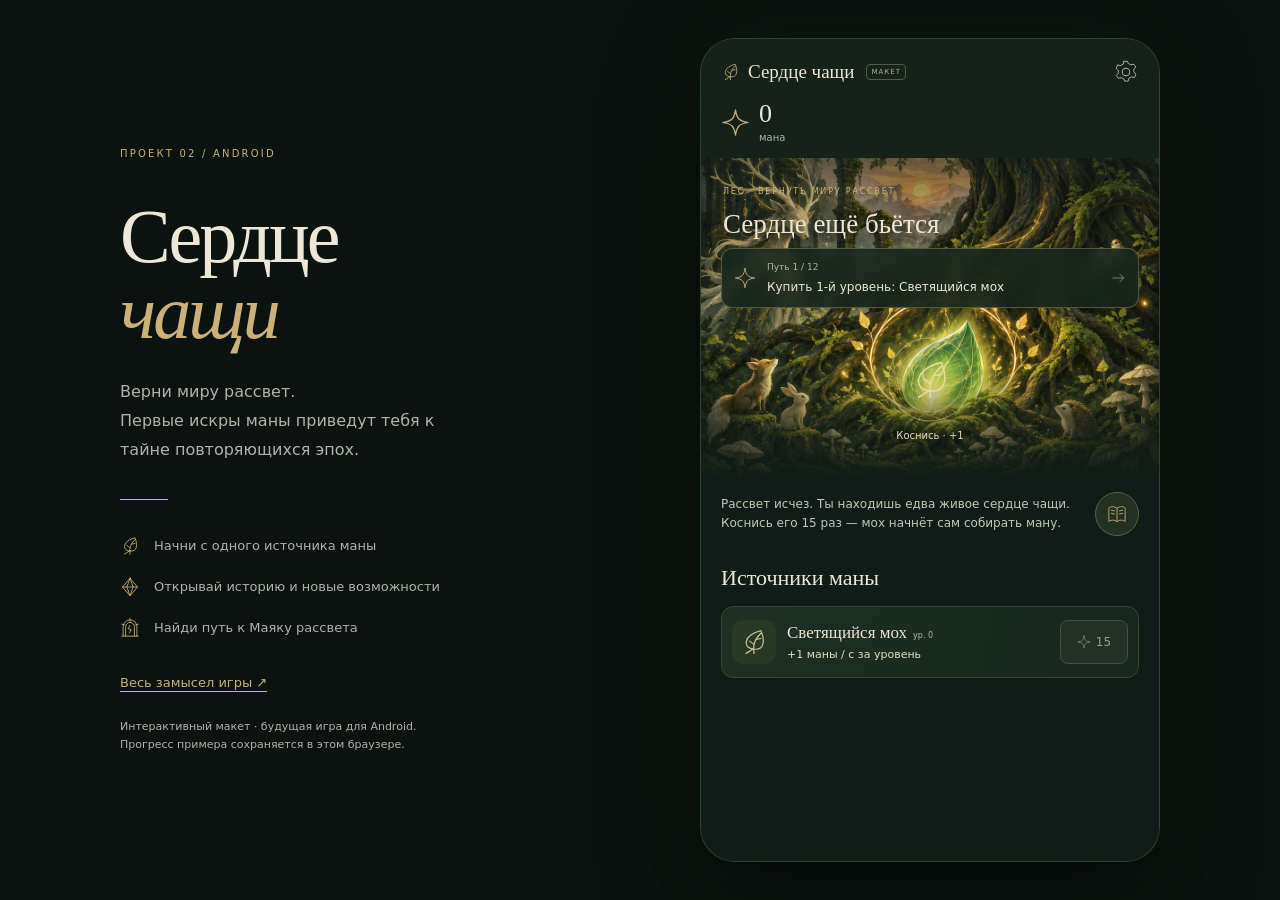
<file: legacy.html>
<!doctype html>
<html lang="ru"><head><meta charset="utf-8"><meta name="viewport" content="width=device-width, initial-scale=1, viewport-fit=cover"><meta name="theme-color" content="#101c17"><meta name="description" content="Сердце чащи — интерактивный макет будущего Android-кликера. Верни миру рассвет: начни с одного источника маны и открывай сюжет и новые механики постепенно."><title>Сердце чащи · Старая проба</title><link rel="icon" href="icon.svg" type="image/svg+xml"><link rel="stylesheet" href="legacy-game.css"><script src="legacy-game.js" defer></script></head>
<body>
<svg xmlns="http://www.w3.org/2000/svg" style="position:absolute;width:0;height:0;overflow:hidden" aria-hidden="true"><defs>
<symbol id="i-spark" viewBox="0 0 32 32"><path d="M16 2c1.5 10 4 12.5 14 14-10 1.5-12.5 4-14 14C14.5 20 12 17.5 2 16 12 14.5 14.5 12 16 2Z"/></symbol>
<symbol id="i-leaf" viewBox="0 0 32 32"><path d="M16 29c-1-9 0-16 8-23M16 24C3 24 3 8 24 3c5 12 3 23-8 21ZM16 19l-5-4M18 13l6-1M15 24l-8 5"/></symbol>
<symbol id="i-tree" viewBox="0 0 32 32"><path d="M16 29V6M16 15l-8-5M16 19l9-6M16 8l5-5M16 25l-6 5M16 25l7 5M9 10 6 4M9 10H3M25 13l4-6M25 13h5M16 17 8 19l-4-4"/></symbol>
<symbol id="i-mushroom" viewBox="0 0 32 32"><path d="M3 17c0-8 6-13 13-13s13 5 13 13c-7 3-19 3-26 0ZM13 19l-1 9c2 2 6 2 8 0l-1-9M9 13l1-2M17 8h1M22 13l1 1"/></symbol>
<symbol id="i-moth" viewBox="0 0 32 32"><path d="M16 10v17M16 10l-4-5M16 10l4-5M15 14C7 3 1 7 4 17c2 5 7 7 11 3M17 14C25 3 31 7 28 17c-2 5-7 7-11 3M14 21c-7-1-8 4-4 7l5-4M18 21c7-1 8 4 4 7l-5-4M8 12l4 4M24 12l-4 4"/></symbol>
<symbol id="i-book" viewBox="0 0 32 32"><path d="M16 7C11 3 6 4 3 6v22c4-3 8-3 13 0 5-3 9-3 13 0V6c-3-2-8-3-13 1v21M7 10l5 1M7 15l5 1M20 11l5-1M20 16l5-1"/></symbol>
<symbol id="i-portal" viewBox="0 0 32 32"><path d="M5 29V14a11 11 0 0 1 22 0v15M9 29V14a7 7 0 0 1 14 0v15M3 29h26M16 12l-3 5 5 2-3 5M3 10l4 1M29 10l-4 1M16 1v4"/></symbol>
<symbol id="i-memory" viewBox="0 0 32 32"><path d="m16 2 12 14-12 14L4 16 16 2ZM16 2l5 14-5 14-5-14 5-14ZM4 16h24"/></symbol>
<symbol id="i-gear" viewBox="0 0 32 32"><path d="m13 3-1 4-4 2-4-1-2 5 3 3v4l-3 3 3 4 4-1 4 2 1 3h5l1-4 4-2 4 1 2-5-3-3v-4l3-3-3-4-4 1-4-2-1-3h-5Z" transform="translate(1 -1) scale(.94)"/><circle cx="16" cy="16" r="5"/></symbol>
<symbol id="i-arrow" viewBox="0 0 32 32"><path d="M4 16h23M19 8l8 8-8 8"/></symbol>
<symbol id="i-back" viewBox="0 0 32 32"><path d="M28 16H5M13 8l-8 8 8 8"/></symbol>
<symbol id="i-close" viewBox="0 0 32 32"><path d="m8 8 16 16M24 8 8 24"/></symbol>
<symbol id="i-tower" viewBox="0 0 32 32"><path d="M7 29h18M9 29V12h14v17M7 12l9-10 9 10H7ZM14 29v-8h4v8M15 15h2v3h-2z"/></symbol>
<symbol id="i-crown" viewBox="0 0 32 32"><path d="m4 9 7 7 5-11 5 11 7-7-3 17H7L4 9ZM8 22h16M9 29h14"/><circle cx="4" cy="7" r="1"/><circle cx="16" cy="3" r="1"/><circle cx="28" cy="7" r="1"/></symbol>
<symbol id="i-flask" viewBox="0 0 32 32"><path d="M12 3h8M13 3v9L5 25q-1 4 4 4h14q5 0 4-4l-8-13V3M9 20c5-3 9 4 14 0M13 24h1M19 17h1"/></symbol>
<symbol id="i-mountain" viewBox="0 0 32 32"><path d="M2 27 13 6l8 15 4-8 6 14H2ZM8 16l5 2 4-4M13 6l2-4M13 18v9M22 23l3 1"/></symbol>
<symbol id="i-fox" viewBox="0 0 32 32"><path d="m5 3 8 7h6l8-7-2 15-9 10-9-10L5 3ZM7 18l9 5 9-5M12 14l1 1M20 14l-1 1M14 22h4M16 23v5M9 10l-3-6M23 10l3-6"/></symbol>
<symbol id="i-deer" viewBox="0 0 32 32"><path d="M13 13 6 8V2M6 7l-4-3M19 13l7-5V2M26 7l4-3M13 13l-5-2 1 6 3 2 1 8 3 3 3-3 1-8 3-2 1-6-5 2M12 19l1-1M20 19l-1-1M15 25h2"/></symbol>
</defs></svg>
<main class="layout"><aside class="desktop-intro"><p class="eyebrow">ПРОЕКТ 02 / ANDROID</p><h1>Сердце<br><em>чащи</em></h1><p>Верни миру рассвет.<br>Первые искры маны приведут тебя к тайне повторяющихся эпох.</p><div class="intro-rule"></div><ul><li><svg class="icon" aria-hidden="true"><use href="#i-leaf"></use></svg>Начни с одного источника маны</li><li><svg class="icon" aria-hidden="true"><use href="#i-memory"></use></svg>Открывай историю и новые возможности</li><li><svg class="icon" aria-hidden="true"><use href="#i-portal"></use></svg>Найди путь к Маяку рассвета</li></ul><a href="concept.html">Весь замысел игры ↗</a><p class="prototype-note">Интерактивный макет · будущая игра для Android.<br>Прогресс примера сохраняется в этом браузере.</p></aside>
<div class="phone"><div id="game-shell" class="game-shell"><header class="game-top"><div class="top-line"><span class="wordmark"><svg class="icon" aria-hidden="true"><use href="#i-leaf"></use></svg>Сердце чащи<small class="mockup-label">МАКЕТ</small></span><button id="settings-button" class="settings-button" aria-label="Настройки и информация о макете"><svg class="icon" aria-hidden="true"><use href="#i-gear"></use></svg></button></div><div class="resource-hud"><div class="mana-box"><svg class="icon" aria-hidden="true"><use href="#i-spark"></use></svg><div><strong id="mana" aria-label="Мана">0</strong><small id="income">+0 / с</small></div></div><div class="memory-box" hidden aria-label="Память мира"><svg class="icon" aria-hidden="true"><use href="#i-memory"></use></svg><span id="memory">0</span></div><button id="era-button" class="era-button" hidden><svg class="icon" aria-hidden="true"><use href="#i-memory"></use></svg><span>Эпоха <b id="era-number">1</b></span></button></div></header>
<div id="screen" class="screen" tabindex="-1" aria-label="Игровой экран"><noscript><p style="padding:24px">Для интерактивного макета нужен JavaScript. <a href="concept.html">Открыть концепцию</a>.</p></noscript></div>
<nav class="bottom-nav" hidden aria-label="Разделы игры"><button id="nav-world" class="nav-button active" data-screen="world" aria-current="page"><svg class="icon" aria-hidden="true"><use href="#i-leaf"></use></svg><span>Мир</span></button><button class="nav-button" data-screen="tree" hidden><svg class="icon" aria-hidden="true"><use href="#i-tree"></use></svg><span>Древо</span></button><button class="nav-button" data-screen="creatures" hidden><svg class="icon" aria-hidden="true"><use href="#i-moth"></use></svg><span>Существа</span></button><button class="nav-button" data-screen="portals" hidden><svg class="icon" aria-hidden="true"><use href="#i-portal"></use></svg><span>Порталы</span></button></nav></div>
<div id="sheet-overlay" class="sheet-overlay" aria-hidden="true"><section id="sheet" class="sheet" role="dialog" aria-modal="true" aria-label="Карточка игры"><button id="sheet-close" class="sheet-close" aria-label="Закрыть карточку"><svg class="icon" aria-hidden="true"><use href="#i-close"></use></svg></button><div id="sheet-content"></div></section></div><div id="toast" class="toast" role="status" aria-live="polite"></div></div></main>
</body></html>
</file>
<file: game.css>
@charset "UTF-8";
:root{--bg:#101c17;--panel:#18281f;--cream:#eee7d5;--muted:#acb6a7;--gold:#ccb077;--border:#3e4f3d;--serif:Georgia,'Times New Roman',serif;color-scheme:dark}*{box-sizing:border-box}body{margin:0;background:#0a130f;color:var(--cream);font:14px/1.5 system-ui,-apple-system,'Segoe UI',sans-serif}button,a{-webkit-tap-highlight-color:transparent;touch-action:manipulation}button{font:inherit;color:inherit;cursor:pointer}button:disabled{cursor:default}button:focus-visible,a:focus-visible{outline:2px solid #f0d7a3;outline-offset:3px}button{border:0}h1,h2,h3,h4,p{margin:0}h1,h2,h3,h4{font-family:var(--serif);font-weight:400}a{color:inherit;text-underline-offset:4px}.icon{width:24px;height:24px;fill:none;stroke:currentColor;stroke-width:1.35;stroke-linecap:round;stroke-linejoin:round;flex-shrink:0}.layout{max-width:1120px;margin:auto;min-height:100svh;display:grid;grid-template-columns:1fr 460px;gap:95px;align-items:center;padding:38px 40px}.desktop-intro{max-width:430px}.desktop-intro .eyebrow{font-size:10px;letter-spacing:2.2px;color:var(--gold);margin-bottom:35px}.desktop-intro h1{font-size:76px;line-height:1;letter-spacing:-3px;margin-bottom:28px}.desktop-intro h1 em{font-weight:400;color:var(--gold)}.desktop-intro>p{font-size:16px;line-height:1.8;color:var(--muted);max-width:340px}.desktop-intro .intro-rule{width:48px;height:1px;background:var(--gold);margin:34px 0}.desktop-intro ul{list-style:none;padding:0;margin:0 0 32px;display:grid;gap:17px}.desktop-intro li{display:flex;gap:14px;align-items:center;font-size:13px;color:var(--muted)}.desktop-intro li .icon{width:20px;color:var(--gold)}.desktop-intro>a{font-size:13px;color:var(--gold)}.desktop-intro .prototype-note{font-size:11px;margin-top:25px;max-width:320px;line-height:1.7}.phone{height:min(900px,calc(100svh - 76px));min-height:740px;position:relative;border:1px solid #63705170;border-radius:35px;background:var(--bg);box-shadow:0 30px 90px #0009,0 0 80px #4e623018;overflow:hidden}.game-shell{height:100%;display:flex;flex-direction:column}.game-top{flex:none;padding:18px 20px 13px;position:relative;z-index:4;background:#142219}.top-line{display:flex;align-items:center;justify-content:space-between;gap:12px;margin-bottom:13px}.wordmark{display:flex;gap:8px;align-items:center;font:19px var(--serif)}.wordmark .icon{color:var(--gold);width:19px}.settings-button{width:44px;height:44px;background:none;display:grid;place-items:center;margin:-7px -9px -7px 0;color:var(--muted)}.resource-hud{display:flex;align-items:center;gap:12px}.mana-box{display:flex;align-items:center;gap:9px;flex:1}.mana-box>.icon{color:var(--gold);width:29px;height:29px}.mana-box strong{font:26px var(--serif);line-height:1.05;display:block;font-variant-numeric:tabular-nums}.mana-box small{display:block;color:var(--muted);font-size:10px;margin-top:3px}.memory-box{display:flex;align-items:center;gap:5px;color:var(--gold);font-size:14px}.memory-box .icon{width:17px}.era-button{display:flex;align-items:center;gap:7px;min-height:44px;padding:8px 10px;background:#253425;border:1px solid #526044;border-radius:9px;color:#d9c99e;font-size:11px}.era-button .icon{width:18px;height:18px}.screen{flex:1;overflow:auto;overscroll-behavior:contain;scrollbar-width:thin;scrollbar-color:#526044 transparent;min-height:0;background:var(--bg)}.world-scene{height:430px;position:relative;overflow:hidden;background:#243324;isolation:isolate}.scene-image{position:absolute;width:100%;height:100%;object-fit:cover;object-position:center 50%;inset:0;z-index:-3}.scene-image.fallback-art{height:135%;top:-12%;object-position:center 40%}.scene-image:not(.forest){height:135%;top:-10%}.scene-vignette{position:absolute;inset:0;background:linear-gradient(#101b1790,transparent 32%,transparent 65%,#101c17);z-index:-1}.scene-caption{position:absolute;top:21px;left:22px}.tiny-label{font-size:8px;color:var(--gold);letter-spacing:1.8px;text-transform:uppercase;line-height:1.6}.scene-caption h2{font-size:27px;margin-top:4px;text-shadow:0 2px 16px #000}.goal{position:absolute;top:90px;left:20px;right:20px;display:flex;align-items:center;gap:11px;border:1px solid #c8b77b55;border-radius:11px;background:#15251cdd;backdrop-filter:blur(8px);padding:11px 12px;text-align:left;min-height:60px}.goal>.icon:first-child{color:var(--gold);width:22px}.goal>.icon:last-child{width:15px;margin-left:auto;color:var(--muted)}.goal small{display:block;font-size:9px;color:var(--muted);margin-bottom:4px}.goal b{display:block;font-weight:450;font-size:12px}.heart{position:absolute;left:50%;top:52%;transform:translate(-50%,-15%);width:112px;height:112px;border-radius:50%;background:radial-gradient(circle,#adc96250 0,#77904b22 42%,#15291c33 65%,transparent 70%);border:1px solid #d9c89488;color:#e9d9a3;display:grid;place-items:center;box-shadow:0 0 32px #c5d47b35,0 0 60px #9bab4920;animation:breathe 4s ease-in-out infinite}.heart>.icon{width:57px;height:57px;filter:drop-shadow(0 0 7px #e6d078);stroke-width:1.1}.heart:active{background:#66804488}.heart-halo{position:absolute;inset:8px;border-radius:50%;border:1px solid #d9d29355}.tap-hint{position:absolute;top:120px;left:50%;transform:translateX(-50%);white-space:nowrap;color:#e0d8b7;font-size:10px;text-shadow:0 2px 9px #000}.tap-particle{position:absolute;top:22px;color:#fff0bb;pointer-events:none;font:25px var(--serif);animation:float-up .9s ease-out forwards}.scene-footer{position:absolute;bottom:14px;left:0;right:0;text-align:center;font:10px var(--serif);letter-spacing:.7px;color:#b6baa4}.scene-footer>span{color:var(--gold);padding:0 10px}.scene-switch{position:absolute;right:20px;top:170px;background:#14251cdd;border:1px solid #8d8558;border-radius:20px;padding:7px 12px;display:flex;align-items:center;gap:6px;min-height:44px;font-size:10px}.scene-switch .icon{width:17px}.growth-panel{padding:7px 20px 20px;background:#101c17}.panel-heading{display:flex;align-items:center;justify-content:space-between;margin-bottom:12px}.panel-heading h3{font-size:22px}.panel-heading>span{font-size:9px;color:var(--muted)}.producer-list{display:grid;gap:9px}.producer{display:flex;align-items:center;gap:11px;padding:10px 9px;border:1px solid #344833;border-radius:12px;background:linear-gradient(100deg,#1d3022,#17271e)}.producer-emblem{height:43px;width:43px;flex-shrink:0;display:grid;place-items:center;border-radius:10px;background:#35452a75;color:#c7c290}.producer-emblem .icon{width:28px;height:28px}.producer-copy{flex:1;min-width:0}.producer-copy h4{font-size:16px;line-height:1.3}.producer-copy h4 small{font:8px system-ui;color:var(--muted);margin-left:6px;white-space:nowrap}.producer-copy p{font-size:10px;color:#acb99d;margin-top:3px}.buy-button{min-height:44px;min-width:68px;padding:8px;border-radius:8px;color:#f1dfaa;border:1px solid #81794c;background:#3a4127;display:flex;align-items:center;justify-content:center;gap:5px;font-size:12px;font-variant-numeric:tabular-nums}.buy-button .icon{width:14px;height:14px}.buy-button:disabled{color:#94a08b;background:#233025;border-color:#40503a}.bottom-nav{flex:none;display:grid;grid-template-columns:repeat(4,1fr);border-top:1px solid #4b5538;background:#17261b;padding:8px 9px calc(10px + env(safe-area-inset-bottom));position:relative;z-index:3}.nav-button{background:none;min-height:49px;display:flex;flex-direction:column;align-items:center;justify-content:center;gap:4px;color:#94a58d;font-size:9px;position:relative}.nav-button .icon{width:23px;height:23px}.nav-button.active{color:#e0c48a}.nav-button.active:before{content:'';position:absolute;top:-9px;height:2px;width:28px;background:var(--gold);box-shadow:0 2px 12px #d2bc7644}.page-head{padding:28px 22px 18px}.page-head h2{font-size:32px;line-height:1.15;margin:10px 0}.page-head>p:last-child{color:var(--muted);font-size:12px;line-height:1.7}.tree-canvas{height:420px;margin:10px 20px 0;position:relative;background:radial-gradient(ellipse at 50% 40%,#31432970,transparent 68%)}.tree-lines{position:absolute;inset:0;width:100%;height:100%;overflow:visible}.tree-lines path{fill:none;stroke:#77784e;stroke-width:.45}.tree-origin{position:absolute;top:-7px;left:calc(50% - 17px);width:34px;height:34px;background:#233923;border:1px solid #908355;border-radius:50%;display:grid;place-items:center;color:var(--gold)}.tree-origin .icon{width:18px}.tree-node{position:absolute;left:var(--x);top:var(--y);transform:translate(-50%,-40%);width:130px;display:flex;align-items:center;flex-direction:column;background:none;padding:3px}.tree-node>span{display:grid;place-items:center;width:56px;height:56px;border-radius:50%;background:#1f3021;border:1px solid #8c8458;box-shadow:0 0 0 5px #17231b}.tree-node .icon{width:30px;height:30px;color:#b6b289}.tree-node b{font:14px var(--serif);margin-top:10px;white-space:nowrap}.tree-node small{font-size:10px;color:var(--gold);margin-top:5px}.tree-node.locked{opacity:.52}.tree-node.owned>span{background:#3a4b29;border-color:#d9c68e;box-shadow:0 0 18px #d9c68e18,0 0 0 5px #17231b}.tree-node.owned .icon{color:#ead8a3}.screen-note{font-size:10px;color:var(--muted);line-height:1.7;margin:17px 22px 25px}.creature-grid{display:grid;grid-template-columns:1fr 1fr;gap:12px;padding:0 20px}.creature-card{padding:20px 10px 15px;border:1px solid #45583d;background:linear-gradient(#273c29,#16251b);border-radius:80px 80px 12px 12px;text-align:center}.creature-art{height:105px;display:grid;place-items:center;background:radial-gradient(circle,#98ab5930,transparent 70%);margin-bottom:12px}.creature-art .icon{width:75px;height:75px;stroke-width:.9;color:#e1d5a2;filter:drop-shadow(0 0 10px #adbc4f40)}.creature-card.unknown .creature-art{filter:grayscale(.8);opacity:.45}.creature-card>small{font-size:8px;text-transform:uppercase;letter-spacing:.8px;color:var(--muted)}.creature-card h3{font-size:19px;min-height:45px;margin:8px 0}.creature-state{display:flex;gap:7px;align-items:center;justify-content:center;color:var(--gold);font-size:8px}.creature-state .icon{width:12px;height:12px}.small-story{display:flex;gap:12px;align-items:flex-start;margin:26px 22px;color:var(--muted);font-size:11px;line-height:1.8}.small-story .icon{color:var(--gold);width:20px}.rotation-label{font-size:9px;color:#b8ad8f;margin:0 22px 17px;padding-bottom:15px;border-bottom:1px solid var(--border)}.portal-list{display:grid;gap:14px;padding:0 20px}.portal-card{text-align:left;display:flex;gap:15px;align-items:center;position:relative;min-height:143px;padding:18px 14px;border-radius:12px;border:1px solid #59634a;background:radial-gradient(ellipse at 5% 50%,#58633e5c,transparent 65%),#1b2b20;overflow:hidden}.portal-card:after{content:'';position:absolute;right:0;top:0;width:1px;height:100%;background:linear-gradient(transparent,#ccb077,transparent);opacity:.5}.portal-1{background:radial-gradient(ellipse at 5% 50%,#795a354d,transparent 65%),#242a1c}.portal-2{background:radial-gradient(ellipse at 5% 50%,#73846838,transparent 65%),#1b2921}.portal-ring{display:grid;place-items:center;width:63px;height:83px;border:1px solid #b9ab7455;border-radius:50% 50% 43% 43%;flex-shrink:0;color:#c8bd8b;box-shadow:inset 0 0 14px #c9c38b13,0 0 18px #c9c38b0a}.portal-ring .icon{width:40px;height:40px}.portal-card>div{flex:1}.portal-card small{font-size:7px;letter-spacing:1.2px;color:var(--gold)}.portal-card h3{font-size:23px;line-height:1.1;margin:8px 0 10px}.portal-card p{font-size:9px;color:var(--muted)}.portal-card>.icon{width:16px;height:16px;color:var(--gold)}.event-page{padding:20px 22px}.back-button{min-height:44px;background:none;color:var(--muted);font-size:12px;display:flex;gap:7px;align-items:center;margin:-10px 0 12px -5px}.back-button .icon{width:18px}.event-symbol{display:grid;place-items:center;width:78px;height:93px;border:1px solid #aa9b64;border-radius:50% 50% 40% 40%;margin:0 auto 20px;background:radial-gradient(#677c3c55,#263b25);box-shadow:0 0 30px #91aa4d18;color:#e1d39d}.event-symbol .icon{width:46px;height:46px}.event-page>.tiny-label{text-align:center}.event-page h2{font-size:31px;text-align:center;line-height:1.1;margin:10px 0 13px}.event-desc{font-size:12px;color:var(--muted);text-align:center;line-height:1.7;max-width:300px;margin:auto}.event-boosts{display:flex;gap:16px;align-items:center;justify-content:space-around;margin:23px 0;padding:16px 6px;border-block:1px solid var(--border)}.event-boosts small{display:block;font-size:10px;color:var(--muted);margin-bottom:6px}.event-boosts b{font:29px var(--serif);color:var(--gold)}.event-boosts>span{color:#78866f}.stage-label{display:flex;justify-content:space-between;font-size:11px;color:var(--muted);margin-bottom:10px}.stage-label b{color:var(--cream);font-weight:500}.event-stages{display:grid;grid-template-columns:repeat(9,1fr);gap:5px}.event-stages>span{height:34px;display:flex;flex-direction:column;align-items:center;justify-content:center;border:1px solid #45513b;border-radius:6px;font-size:10px;color:#9aa791}.event-stages small{font-size:6px;line-height:1}.event-stages .badge-stage{border-color:#ad985a}.event-stages .done{background:#425436;color:#f0e9cc}.event-stages .done.badge-stage{background:#c8b078;color:#19231a}.event-medals{display:grid;gap:12px;margin:23px 0}.event-medal{display:flex;gap:12px;align-items:center}.event-medal>span{width:34px;height:42px;display:grid;place-items:center;border:1px solid #63704a;border-radius:50% 50% 7px 7px;font:19px var(--serif);color:#a5af8e}.event-medal.won>span{background:#675f3544;border-color:#c8b078;color:#e8d5a1}.event-medal b{display:block;font-size:12px;font-weight:500;margin-bottom:4px}.event-medal small{font-size:9px;color:var(--muted);display:block;line-height:1.7}.event-page .screen-note{margin:17px 0}.gold-button,.outline-button{min-height:48px;width:100%;border:1px solid #c9b17d;border-radius:10px;background:#d0b581;color:#18231a;display:flex;align-items:center;justify-content:space-between;padding:13px 16px;gap:12px;font-size:12px;text-decoration:none;font-weight:550}.gold-button .icon,.outline-button .icon{width:19px;height:19px}.gold-button:disabled{opacity:.45}.outline-button{background:transparent;color:#d9c79d;border-color:#6b704d;margin-top:10px;justify-content:center;font-weight:400}.subtle-button{background:none;color:var(--muted);min-height:48px;width:100%;margin-top:12px;font-size:11px}.sheet-overlay{position:absolute;inset:0;background:#020a06ac;backdrop-filter:blur(5px);z-index:30;display:flex;align-items:flex-end;opacity:0;visibility:hidden;transition:opacity .18s}.sheet-overlay.visible{opacity:1;visibility:visible}.sheet{position:relative;background:linear-gradient(150deg,#233426,#14231a);border:1px solid #7f8150;border-bottom:0;border-radius:26px 26px 0 0;width:100%;max-height:89%;overflow:auto;padding:28px 26px calc(26px + env(safe-area-inset-bottom));box-shadow:0 -20px 70px #0005;transform:translateY(20px);transition:transform .18s}.visible .sheet{transform:translateY(0)}.sheet:before{content:'';display:block;position:absolute;top:10px;width:35px;height:3px;border-radius:3px;background:#6f7954;left:calc(50% - 17px)}.sheet-close{position:absolute;right:10px;top:10px;width:44px;height:44px;border-radius:50%;display:grid;place-items:center;background:none;color:var(--muted)}.sheet-close .icon{width:19px;height:19px}.sheet h2{font-size:31px;margin:9px 0 18px;line-height:1.12;padding-right:10px}.sheet p:not(.tiny-label){color:#bdc6b2;font-size:13px;line-height:1.8;margin-bottom:22px}.sheet-emblem{width:65px;height:65px;display:grid;place-items:center;border:1px solid #8e8d58;background:#3a4a2a60;border-radius:50%;color:#d4c28e;margin:0 0 23px}.sheet-emblem .icon{width:36px;height:36px}.sheet-emblem.creature{width:100px;height:100px;background:radial-gradient(#728d3e50,transparent)}.sheet-emblem.creature .icon{width:70px;height:70px;stroke-width:1}.sheet .sheet-note{font-size:11px!important;border-left:2px solid var(--gold);padding-left:12px}.sheet .success-line{color:var(--gold)!important}.rebirth-reward{display:flex;align-items:center;justify-content:space-between;padding:15px;border:1px solid #6d7349;border-radius:10px;background:#38482c55;margin-bottom:20px}.rebirth-reward>span{font-size:11px;color:var(--muted)}.rebirth-reward strong{display:flex;gap:8px;align-items:center;font:30px var(--serif);color:var(--gold)}.rebirth-reward .icon{width:25px;height:25px}.reset-explain{display:grid;grid-template-columns:1fr 1fr;gap:18px;margin-bottom:15px}.reset-explain h3{font-size:18px;color:#d6c9a3;margin-bottom:8px}.reset-explain p{font-size:11px!important;line-height:1.7!important}.sheet .screen-note{margin:16px 0 0!important;font-size:10px!important}.settings-row{display:flex;justify-content:space-between;gap:12px;padding:14px 0;border-block:1px solid var(--border);font-size:10px;margin-bottom:20px}.settings-row b{color:#d9c995;font-weight:500}.toast{position:absolute;bottom:87px;left:20px;right:20px;background:#d2bd87;color:#172218;border-radius:10px;padding:13px 16px;box-shadow:0 4px 25px #0006;font-size:12px;z-index:40;opacity:0;transform:translateY(12px);pointer-events:none;transition:opacity .2s,transform .2s;text-align:center}.toast.show{opacity:1;transform:translateY(0)}.mobile-badge{display:none}
@keyframes breathe{50%{box-shadow:0 0 45px #c5d47b50,0 0 80px #9bab492a}}@keyframes float-up{to{transform:translateY(-70px);opacity:0}}
@media(max-width:900px){.layout{gap:45px;grid-template-columns:1fr 420px;padding:25px}.desktop-intro h1{font-size:55px}.desktop-intro>p{font-size:14px}.desktop-intro li{font-size:11px}.phone{min-height:720px;height:calc(100svh - 50px)}.world-scene{height:390px}}
@media(max-width:700px){body{background:var(--bg)}.layout{display:block;padding:0;min-height:100svh}.desktop-intro{display:none}.phone{height:100svh;min-height:0;border:0;border-radius:0;width:100%;max-width:none;box-shadow:none}.game-top{padding:calc(13px + env(safe-area-inset-top)) 20px 12px}.wordmark{font-size:19px}.top-line{margin-bottom:11px}.world-scene{height:clamp(320px,48svh,450px)}.scene-caption{top:17px}.scene-caption h2{font-size:27px}.goal{top:81px}.growth-panel{padding-bottom:15px}.bottom-nav{padding-top:7px}.sheet-overlay{position:fixed}.sheet{max-height:86svh}.mobile-badge{display:block;position:absolute;right:18px;bottom:16px;z-index:0;font-size:8px;letter-spacing:1px;color:var(--muted)}.toast{bottom:calc(86px + env(safe-area-inset-bottom))}}
@media(max-width:360px){.game-top{padding-inline:15px}.world-scene{height:340px}.growth-panel{padding-inline:15px}.producer-copy h4{font-size:15px}.producer-copy h4 small{margin-left:3px}.buy-button{min-width:60px}.resource-hud{gap:7px}.wordmark{font-size:18px}.mana-box strong{font-size:24px}.era-button{padding-inline:8px}.goal{left:15px;right:15px}.creature-card h3{font-size:17px}.portal-card{gap:10px}.portal-ring{width:52px;height:70px}.portal-card h3{font-size:21px}}
@media(prefers-reduced-motion:reduce){*{animation:none!important;transition:none!important}.tap-particle{display:none}}

.mockup-label{font:7px system-ui;letter-spacing:1px;color:#a8b39c;border:1px solid #4c5e40;border-radius:4px;padding:3px 4px;margin-left:4px}

/* Source production and creature assistance share one economy model. */
.goal>span{min-width:0}.goal b{overflow-wrap:anywhere}.producer{align-items:center}.producer-emblem{min-width:44px;min-height:44px}.producer-copy h4 small{display:inline-block}.producer-copy p.source-total{color:#e4dfc3;font-size:11px}.producer-copy .helper-line{color:#cfbb86;font-size:9px;margin-top:5px}.economy-note{font-size:9px;color:var(--muted);line-height:1.6;margin-top:14px}.creature-effect{font-size:10px;line-height:1.55;color:#d4c58f;min-height:31px;margin:0 0 12px}.creature-state{min-height:28px;line-height:1.5}.income-preview{padding:17px 15px;border:1px solid #647049;border-radius:12px;background:linear-gradient(125deg,#34442b77,#17271e);margin:0 0 20px}.income-preview>b{display:block;font:19px/1.3 var(--serif);color:#e1c88c;margin-bottom:13px;overflow-wrap:anywhere}.income-comparison{display:grid;grid-template-columns:minmax(0,1fr) 20px minmax(0,1fr);gap:8px;align-items:center;margin-bottom:15px}.income-comparison>div{min-width:0}.income-comparison small{display:block;min-height:31px;font-size:10px;line-height:1.5;color:#b8c1aa}.income-comparison strong{display:block;font:24px/1.2 var(--serif);color:#e8d8a6;overflow-wrap:anywhere;font-variant-numeric:tabular-nums;margin-top:4px}.income-comparison span{font-size:10px;color:#a9b79a}.income-comparison>span{text-align:center;font-size:18px;color:#c8b77b}.sheet .income-preview p{font-size:11px;line-height:1.65;margin:9px 0 0}.gold-button>span:last-child{flex-shrink:0}.sheet .gold-button{flex-wrap:wrap}.sheet .sheet-note{overflow-wrap:anywhere}
@media(max-width:360px){.producer{gap:8px;padding:10px 8px}.producer-copy p.source-total{font-size:10px}.producer-copy p{font-size:9px}.producer-copy .helper-line{font-size:8px}.producer-copy h4{font-size:14px}.producer-copy h4 small{font-size:8px}.buy-button{min-width:58px;padding:8px 6px}.sheet{padding-inline:21px}.income-preview{padding:15px 12px}.income-preview>b{font-size:18px}.income-comparison strong{font-size:23px}.creature-state{font-size:9px;flex-wrap:wrap;gap:3px}.goal b{font-size:11px}.goal small{font-size:8px}.panel-heading h3{font-size:21px}}

/* The first visit shows one action; navigation grows with story discoveries. */
[hidden]{display:none!important}
.bottom-nav{grid-template-columns:repeat(var(--nav-count,4),minmax(0,1fr))}
.intro-banner{flex:none;display:flex;flex-wrap:wrap;align-items:center;justify-content:space-between;gap:4px 10px;padding:9px 16px;background:#34402a;color:#ded8bd;border-bottom:1px solid #66704b;font-size:10px;line-height:1.5}
.intro-banner a{color:#f0d69f;min-height:32px;display:inline-flex;align-items:center}
.world-scene.beginning{height:320px}
.beginning .heart{width:84px;height:84px;top:60%}
.beginning .heart>.icon{width:43px;height:43px}
.beginning .tap-hint{top:90px}
.beginning .scene-footer{display:none}
.story-fragment{display:flex;align-items:center;gap:12px;padding:14px 20px 18px;background:var(--bg)}
.story-fragment>p{flex:1;color:#c2c9b7;font-size:12px;line-height:1.65}
#chronicle-button{flex:none;display:grid;place-items:center;width:44px;height:44px;border:1px solid #556341;border-radius:50%;background:#223122;color:var(--gold)}
#chronicle-button .icon{width:20px;height:20px}
.simple-sources .producer{padding:13px 10px}
.simple-sources .producer-copy h4{font-size:17px}
.simple-sources .source-total{font-size:11px}
.chronicle-list{display:grid;gap:14px;margin:22px 0}
.chronicle-entry{padding:16px;border:1px solid #3f5039;border-radius:12px;background:#1a2b20}
.chronicle-entry>small{display:block;color:#a6b098;font-size:9px;letter-spacing:.6px;margin-bottom:9px}
.chronicle-entry h3{font-size:21px;line-height:1.25;margin-bottom:10px}
.sheet .chronicle-entry p{font-size:12px;line-height:1.75;margin-bottom:0}
.chronicle-entry.done{border-left:2px solid #a99d65}
.chronicle-entry.current{border-color:#c7ad76;background:#35442a60}
.chronicle-entry.current>small{color:#e0c58d}
.story-requirements{display:grid;gap:10px;padding:16px;border:1px solid #6c744e;border-radius:12px;background:#34442b60;margin:0 0 20px}
.story-requirements b{display:block;color:#e0c58d;font-size:12px;font-weight:500}
.story-requirements span{display:block;color:#bdc6b2;font-size:12px;line-height:1.6}
.world-scene.dawn .scene-image{filter:brightness(1.15) saturate(1.08)}
.world-scene.dawn .scene-vignette{background:linear-gradient(#17251b99,transparent 35%,#f5d28220 65%,#101c17)}
.world-scene.dawn .scene-caption h2{color:#f4e4b8}
.scene-image:not(.forest){width:152%;height:240%;left:-26%;top:-15%;object-fit:cover;object-position:center top}
@media(max-width:700px){.world-scene.beginning{height:280px}.story-fragment{padding-top:10px}.story-fragment>p{font-size:11px}.beginning .scene-caption h2{font-size:25px}}
@media(max-width:360px){.world-scene.beginning{height:260px}.story-fragment{padding-inline:15px;gap:9px}.simple-sources .producer-copy h4{font-size:15px}.simple-sources .source-total{font-size:10px}.beginning .scene-caption{top:12px}.beginning .goal{top:72px;min-height:54px;padding-block:8px}.beginning .heart{top:60%}.intro-banner{padding:6px 15px;font-size:9px}.intro-banner a{font-size:10px}}

/* Long campaign: readable discoveries, bulk purchases and visible source milestones. */
.buy-mode{display:flex;align-items:center;gap:5px;margin:0 0 14px;padding:4px;border:1px solid #43533b;border-radius:11px;background:#18271d}
.buy-mode>span{flex:1;padding-left:8px;font-size:10px;color:var(--muted)}
.buy-mode>button{min-width:51px;min-height:44px;border-radius:8px;background:transparent;color:#adb89e;font-size:12px}
.buy-mode>button[aria-pressed=true]{background:#455335;color:#f1deb0;border:1px solid #9e945e}
.buy-button{flex-direction:column;gap:4px;min-width:76px;max-width:88px;min-height:50px}
.buy-price{display:flex;align-items:center;justify-content:center;gap:4px;max-width:100%;font-size:11px}
.buy-cost{overflow-wrap:anywhere;line-height:1.25}
.buy-quantity{font-size:9px;line-height:1.25;opacity:.9}
.gold-button .buy-quantity{font-size:12px}
.producer-copy p.milestone-line{font-size:9px;color:#e0c687;line-height:1.5;margin-top:5px}
.source-milestone{display:grid;gap:7px;padding-top:13px;margin-top:13px;border-top:1px solid #536040}
.source-milestone span{font-size:11px;color:#dcc690}.source-milestone small{font-size:10px;color:var(--muted)}
.source-milestone progress{appearance:none;width:100%;height:5px;border:0;border-radius:5px;overflow:hidden;background:#132219}
.source-milestone progress::-webkit-progress-bar{background:#132219}.source-milestone progress::-webkit-progress-value{background:#b7a367}.source-milestone progress::-moz-progress-bar{background:#b7a367}
.next-reward{display:flex;align-items:center;gap:11px;width:calc(100% - 40px);margin:0 20px 20px;padding:13px;border:1px solid #58613e;border-radius:12px;background:linear-gradient(115deg,#34432a70,#1a2b20);text-align:left}
.next-reward>.icon{color:var(--gold);width:22px;height:22px}.next-reward>.icon:last-child{width:16px}.next-reward>span{flex:1;min-width:0}
.next-reward small{display:block;font-size:8px;text-transform:uppercase;letter-spacing:1px;color:#c5b478;margin-bottom:5px}
.next-reward b{display:block;font:17px/1.3 var(--serif);color:#e6d3a2;margin-bottom:5px}.next-reward>span>span{display:block;font-size:10px;line-height:1.65;color:#b7c2aa}
.research-list{padding:0 20px 20px}.research-section{margin-bottom:25px}.research-section>h3{font-size:22px;margin:0 0 14px;color:#ddc991}
.research-card{display:flex;align-items:center;gap:11px;min-height:93px;width:100%;padding:14px 12px;text-align:left;border:1px solid #66704c;border-radius:12px;background:linear-gradient(115deg,#30412a,#192b20);margin-bottom:10px}
.research-card.owned{background:#1b2c20;border-color:#3e533a}.research-emblem{flex:none;display:grid;place-items:center;width:42px;height:47px;color:#d9c790;border:1px solid #7e8154;border-radius:50% 50% 8px 8px}.research-emblem .icon{width:26px;height:26px}
.research-copy{min-width:0;flex:1}.research-copy small{display:block;font-size:8px;color:#b7c3a5;margin-bottom:5px}.research-copy b{display:block;font:18px/1.25 var(--serif);margin-bottom:6px}.research-copy>span{display:block;font-size:10px;line-height:1.6;color:#b7c1aa}
.research-price{flex:none;max-width:75px;color:#e1c587;font-size:10px;text-align:right;overflow-wrap:anywhere}.research-card.owned .research-price{font-size:16px}
.research-chapter{margin-bottom:12px}.research-chapter>summary,.chronicle-chapter>summary{min-height:48px;cursor:pointer;color:#d7c38e;font:21px/1.3 var(--serif);padding:12px 5px;list-style-position:inside}
.research-chapter>summary>span{font:11px system-ui;color:var(--muted);float:right;margin:5px}.chronicle-chapter .chronicle-entry{margin-bottom:10px}
.legacy-notice{display:flex;align-items:center;gap:10px;flex:none;padding:8px 20px;background:#35432a;border-bottom:1px solid #606a45;color:#d1d4b9;font-size:10px;line-height:1.6}
.legacy-notice>span{flex:1}.legacy-notice a{color:#e5c890}.legacy-notice button{width:44px;min-height:44px;background:none;color:#c9cdb5;font-size:23px}
@media(max-width:360px){.buy-button{min-width:68px;max-width:76px;padding-inline:5px}.buy-price{font-size:10px}.producer-copy p.milestone-line{font-size:8px}.next-reward{width:calc(100% - 30px);margin-inline:15px}.research-list{padding-inline:15px}.research-card{gap:9px;padding:12px 10px}.research-copy b{font-size:16px}.research-price{max-width:63px;font-size:9px}.research-emblem{width:36px;height:42px}.research-copy>span{font-size:9px}.legacy-notice{padding-inline:15px}}

.ritual-panel{margin-top:22px;padding:18px 16px;border:1px solid #536545;border-radius:14px;background:linear-gradient(140deg,#34462b55,#1c2c20)}
.ritual-panel h3{font-size:22px;color:#e0cc94;margin:7px 0 10px}.sheet .ritual-panel>p:not(.tiny-label){font-size:11px;line-height:1.7;margin-bottom:14px}
.ritual-income{display:grid;grid-template-columns:minmax(0,1fr) 18px minmax(0,1fr);gap:9px;align-items:center}.ritual-income small{display:block;font-size:9px;color:#b8c2aa;margin-bottom:5px}.ritual-income b{display:block;font:22px/1.2 var(--serif);color:#e0c88e;overflow-wrap:anywhere}.ritual-income>span:nth-child(2){color:#acb98f}
.sheet .ritual-panel>.ritual-unit{font-size:9px;margin:7px 0 12px}.ritual-panel .outline-button{justify-content:space-between;gap:8px;text-align:left;font-size:11px}.ritual-panel .outline-button:disabled{opacity:.45}
@media(max-width:360px){.ritual-panel{padding:16px 13px}.ritual-income b{font-size:20px}.ritual-panel .outline-button{font-size:10px;padding-inline:12px}}
.creature-portrait{display:block;flex:none;width:100%;aspect-ratio:1;background-image:url("creatures-warm-dark.png");background-size:300% 300%;background-position:var(--portrait-position);background-repeat:no-repeat;border-radius:50%;box-shadow:inset 0 0 0 2px #cbb67955,0 5px 16px #0007}
.creature-symbol{display:grid;place-items:center;background-image:none;background:#334629;color:#d6c88e}
.creature-symbol .icon{width:54%;height:54%}
.forest-allies{padding:18px 20px 20px;background:linear-gradient(#17261c,#101c17);border-block:1px solid #40513c}
.allies-heading{display:flex;justify-content:space-between;align-items:end;margin-bottom:14px}
.allies-heading small{font-size:8px;letter-spacing:1.6px;color:#c1b17c}
.allies-heading h3{font-size:24px;margin-top:2px}
.allies-heading b{font:16px Georgia,serif;color:#dbc48d}
.allies-grid{display:grid;grid-template-columns:repeat(4,minmax(0,1fr));gap:9px}
.ally{min-width:0;padding:5px 5px 7px;background:#26372a;border:1px solid #68724f;border-radius:46px 46px 12px 12px;text-align:center;display:flex;align-items:center;flex-direction:column;gap:5px}
.ally .creature-portrait{width:100%;max-width:75px}
.ally span:last-child{font-size:9px;line-height:1.15;min-height:22px;display:grid;place-items:center}
.ally.hidden{border-color:#3e4b3c;background:#1c2b21;color:#899687}
.ally.hidden .creature-portrait{filter:brightness(0) contrast(1);opacity:.58}
.ally.active{border-color:#d2b979;box-shadow:0 0 15px #bfa65b25}
.forest-allies>p{font-size:10px;line-height:1.5;color:#a7b6a3;margin-top:12px}
.creature-art .creature-portrait{width:105px;height:105px}
.creature-card.unknown .creature-portrait{filter:brightness(0);opacity:.55}
.research-emblem{overflow:hidden}
.research-emblem .creature-portrait{width:42px;height:42px}
.sheet-emblem:has(.creature-portrait){overflow:hidden;padding:2px}
.sheet-emblem .creature-portrait{width:100%;height:100%}
@media(max-width:360px){.forest-allies{padding-inline:15px}.allies-grid{gap:6px}.ally span:last-child{font-size:8px}}

/* Main play loop: next purchase, world, production, companions. */
.goal{position:relative;top:auto;left:auto;right:auto;min-height:0;width:100%;border:0;border-bottom:1px solid #626747;border-radius:0;background:linear-gradient(135deg,#263728,#17251c);backdrop-filter:none;display:flex;flex-direction:column;align-items:stretch;gap:5px;padding:14px 20px 12px;text-align:left}
.goal.ready{background:linear-gradient(135deg,#3b492b,#1c2e20)}
.goal-kicker{font-size:9px;letter-spacing:1.2px;color:#d6bf85}
.goal-name{font:22px/1.15 Georgia,serif;color:#f0e3c5}
.goal-desc{font-size:11px;line-height:1.4;color:#bdc9b5}
.goal-bottom{display:flex;align-items:center;justify-content:space-between;gap:10px;margin-top:4px;font-size:11px;color:#aebba9}
.goal-bottom b{font-size:14px;font-weight:600;color:#ead195;white-space:nowrap}
.goal.ready .goal-bottom>span{color:#e9d3a0}
.goal-meter{height:4px;width:100%;margin-top:3px;background:#101b15;border-radius:8px;overflow:hidden}
.goal-meter i{display:block;height:100%;background:#cbb075;transition:width .25s}
.world-scene,.world-scene.beginning{height:250px}
.heart,.beginning .heart{top:40%;width:100px;height:100px;transform:translate(-50%,-18%)}
.heart>.icon{width:50px;height:50px}
.tap-hint{top:105px}
.scene-caption{top:13px}
.scene-caption h2{font-size:24px}
.scene-switch{top:14px;right:14px}
.story-fragment{padding-block:12px}
.growth-panel{padding-top:17px}
.panel-heading{margin-bottom:8px}
.producer-list{gap:7px}
.producer{min-height:72px;padding:8px;gap:8px}
.producer-info{display:flex;align-items:center;gap:9px;flex:1;min-width:0;background:transparent;text-align:left;padding:0;min-height:52px}
.producer-emblem{width:44px;height:44px}
.producer-copy{display:flex;flex-direction:column;gap:2px;min-width:0}
.producer-copy strong{font:16px/1.15 Georgia,serif;white-space:nowrap;overflow:hidden;text-overflow:ellipsis}
.producer-copy small{font-size:10px;line-height:1.2;color:#b9c5b0;white-space:nowrap;overflow:hidden;text-overflow:ellipsis}
.producer-copy small:last-child{color:#d2bb82}
.buy-button{flex:none;min-width:90px;max-width:100px;min-height:54px;padding:6px 8px;display:flex;flex-direction:column;gap:2px;border-color:#ac965f;background:#4a482b;color:#f5dfaa}
.buy-button .buy-quantity{font-size:11px}
.buy-button .buy-cost{font-size:12px;overflow-wrap:anywhere;line-height:1.15}
.forest-allies{padding:14px 20px 17px;border-top:1px solid #394d39}
.allies-heading{align-items:center;margin-bottom:10px}
.allies-heading h3{font-size:21px}
.allies-heading h3 b{font:12px system-ui;color:#c6b883}
.allies-heading button{min-height:44px;display:flex;align-items:center;gap:4px;padding:0 5px;background:none;color:#dfc98c;font-size:12px}
.allies-heading button .icon{width:16px;height:16px}
.allies-track{display:flex;gap:8px;overflow-x:auto;scroll-snap-type:x proximity;padding:2px 1px 5px;scrollbar-width:thin}
.allies-track .ally{width:74px;min-width:74px;scroll-snap-align:start;padding:4px 4px 6px}
.allies-track .ally .creature-portrait{width:62px;height:62px}
.allies-track .ally span:last-child{min-height:24px;font-size:9px}
.next-reward{display:none}
@media(max-width:700px){.world-scene,.world-scene.beginning{height:240px}.goal{padding-inline:17px}.goal-name{font-size:20px}.growth-panel{padding-top:14px}}
@media(max-width:360px){.world-scene,.world-scene.beginning{height:220px}.goal{padding:11px 15px}.goal-name{font-size:19px}.goal-desc{font-size:10px}.heart,.beginning .heart{width:87px;height:87px}.tap-hint{top:96px}.scene-caption h2{font-size:21px}.producer{gap:5px}.producer-info{gap:5px}.producer-copy strong{font-size:14px}.producer-copy small{font-size:9px}.buy-button{min-width:78px;max-width:82px}.forest-allies{padding-inline:15px}}


.goal-desc{font-size:12px;line-height:1.45}
.goal-bottom{font-size:12px}
.producer{min-height:82px}
.producer-copy strong{font-size:17px}
.producer-copy small{font-size:11px}
.buy-button{min-height:58px}
.buy-button .buy-quantity{font-size:11px;font-weight:600}
.buy-button .buy-cost:after{content:" ✧";color:#ead094}
.buy-button:disabled{color:#d5c8a0;background:#303b2c;border-color:#59674e}
@media(max-width:360px){.goal-desc{font-size:11px}.producer-copy strong{font-size:15px}.producer-copy small{font-size:10px}.buy-button .buy-quantity{font-size:10px}}
.nav-button.discovery-ready{color:#ead99f;background:radial-gradient(circle at 50% 42%,#9eb75355,transparent 66%);border-radius:14px}
.nav-button.discovery-ready .icon{color:#f2df9d;filter:drop-shadow(0 0 6px #d9dc83) drop-shadow(0 0 13px #88b25f);animation:tree-awaken 2.2s ease-in-out infinite}
@keyframes tree-awaken{0%,100%{filter:drop-shadow(0 0 4px #a5bf66)}50%{filter:drop-shadow(0 0 9px #f1dc99) drop-shadow(0 0 17px #85b65c)}}
.producer-copy .milestone-line{color:#e5cc8a;font-size:10px;line-height:1.35;margin-top:3px}
@media(max-width:360px){.producer-copy .milestone-line{font-size:9px}}
</file>
<file: event-ui.css>
.event-resource{display:flex;align-items:center;gap:15px;padding:18px 0;margin-top:15px;border-block:1px solid var(--border)}
.event-resource>div{flex:1;min-width:0}.event-resource small{display:block;color:var(--muted);font-size:10px}.event-resource strong{display:block;font:27px/1.4 var(--serif);color:var(--gold);overflow-wrap:anywhere}
.event-resource .gold-button{width:auto;min-width:105px;flex-shrink:0}.event-clock{font-size:11px;color:var(--muted);text-align:center;margin:12px 0 20px}.event-target{font-size:10px;color:var(--muted);line-height:1.6;margin:10px 0 15px}
.event-meter{height:5px;border-radius:9px;background:#354531;overflow:hidden}.event-meter>span{display:block;height:100%;background:var(--gold);max-width:100%}
.event-buy-modes{display:flex;gap:8px;margin:24px 0 12px}.event-buy-modes button{min-height:44px;flex:1;border:1px solid #556341;background:#243323;border-radius:8px;font-size:12px}.event-buy-modes button[aria-pressed=true]{background:#495333;color:#f1dcaa;border-color:var(--gold)}
.event-upgrades{margin:22px 0}.event-upgrades h3{font-size:23px;margin:0 0 12px}.event-upgrades>p{font-size:11px;color:var(--muted)}.event-upgrade{width:100%;display:flex;gap:12px;align-items:center;justify-content:space-between;min-height:64px;padding:13px;border:1px solid #4a5c3c;border-radius:10px;background:#263823;text-align:left;margin-top:8px}.event-upgrade b{display:block;font-weight:500;font-size:12px}.event-upgrade small{display:block;color:var(--muted);font-size:10px;margin-top:4px}.event-upgrade>span:last-child{font-size:11px;color:var(--gold);flex-shrink:0}.event-upgrade:disabled{opacity:.6}.event-upgrade.owned{border-left:3px solid var(--gold)}
@media(max-width:360px){.event-resource strong{font-size:24px}.event-resource .gold-button{min-width:95px;padding-inline:11px}.event-page .producer{gap:7px}.event-page .producer-copy h4{font-size:14px}}
</file>
<file: story-ui.css>
.story-overlay{position:absolute;inset:0;z-index:60;display:flex;flex-direction:column;overflow-y:auto;overscroll-behavior:contain;background:#08120f;color:#f6edd9}
.story-overlay[hidden]{display:none}
.story-scene-art{position:absolute;inset:0;width:100%;height:100%;object-fit:cover;object-position:center top}
.story-scene-shade{position:absolute;inset:0;background:linear-gradient(180deg,#07100b33 0%,transparent 24%,#07120e22 43%,#07120ec4 65%,#07120ef5 85%,#07120e 100%)}
.story-scene-copy{position:relative;z-index:1;margin-top:auto;padding:28px 28px calc(30px + env(safe-area-inset-bottom));text-shadow:0 2px 10px #000b}
.story-scene-chapter{font:700 10px/1.4 system-ui,sans-serif;letter-spacing:2.2px;color:#e5c987;margin-bottom:12px}
.story-scene-copy h2{font:normal clamp(31px,9vw,42px)/1.05 Georgia,'Times New Roman',serif;letter-spacing:-.5px;margin-bottom:16px;max-width:380px}
.story-scene-copy>p:not(.story-scene-chapter){font:14px/1.55 system-ui,sans-serif;max-width:390px}
.story-scene-purpose{border-left:2px solid #d6bc80;padding-left:13px;margin-top:15px;color:#e6dcc1}
#story-continue{display:flex;align-items:center;justify-content:space-between;gap:15px;width:100%;min-height:52px;margin-top:25px;padding:12px 18px;border:1px solid #d9c58d;border-radius:11px;background:#d7c18b;color:#172219;font:700 14px/1.2 system-ui,sans-serif;text-shadow:none}
#story-continue span{font-size:22px;font-weight:400}
#story-continue:focus-visible{outline:2px solid #fff4c9;outline-offset:3px}
@media(max-width:360px){.story-scene-copy{padding:20px 22px calc(23px + env(safe-area-inset-bottom))}.story-scene-copy h2{font-size:30px}.story-scene-copy>p:not(.story-scene-chapter){font-size:13px;line-height:1.45}#story-continue{margin-top:18px}}
.story-replay-list{display:grid;gap:8px;margin-top:22px;padding-top:18px;border-top:1px solid #526047}
.story-replay-list h3{font-size:22px}.story-replay-list p{font-size:11px;color:#a9b69e}
.story-replay-list button{display:flex;justify-content:space-between;align-items:center;min-height:44px;padding:9px 12px;border:1px solid #596644;border-radius:9px;background:#243729;text-align:left;color:#e6d29f}
</file>
<file: style.css>
@charset "UTF-8";
:root{--bg:#101c17;--ink:#ede7d8;--muted:#a7b2a5;--gold:#c8ab71;--line:#314536;--panel:#17271e;--serif:Georgia,'Times New Roman',serif;scroll-behavior:smooth;color-scheme:dark}*{box-sizing:border-box}body{margin:0;background:var(--bg);color:var(--ink);font:16px/1.7 system-ui,-apple-system,'Segoe UI',sans-serif}a{color:inherit;text-underline-offset:4px}button,input{font:inherit}button,a{-webkit-tap-highlight-color:transparent}button{cursor:pointer}button:focus-visible,a:focus-visible,input:focus-visible,summary:focus-visible{outline:2px solid var(--gold);outline-offset:5px}img{display:block;max-width:100%;height:auto}h1,h2,h3,h4,p{margin-top:0}h1,h2,h3,h4{font-family:var(--serif);font-weight:400;line-height:1.13}h2{font-size:clamp(34px,4.4vw,58px);letter-spacing:-1.7px;margin-bottom:28px}h3{font-size:26px}h4{font-size:24px}em{color:var(--gold);font-weight:400}p{margin-bottom:20px}button{color:inherit}section{scroll-margin-top:136px}.topbar{height:88px;padding:0 5vw;display:flex;align-items:center;justify-content:space-between;border-bottom:1px solid var(--line);background:var(--bg);position:relative;z-index:20}.brand{font:23px var(--serif);text-decoration:none;display:flex;gap:14px;align-items:center}.seal{color:var(--gold);font-size:37px}.edition{font-size:11px;letter-spacing:2px;color:var(--muted)}.edition span{margin:0 14px;color:var(--gold)}.menu-button{display:none}.skip{position:absolute;top:-100px;z-index:100;padding:10px;background:var(--gold);color:var(--bg)}.skip:focus{top:0}nav{display:flex;gap:32px;justify-content:center;padding:15px 24px;border-bottom:1px solid var(--line);background:#101c17f2;backdrop-filter:blur(12px);position:sticky;top:0;z-index:19}nav a{text-decoration:none;color:var(--muted);font-size:13px;white-space:nowrap}nav a:hover,nav a.active{color:var(--gold)}main{max-width:1240px;padding:0 48px;margin:auto}.eyebrow{font-size:10px;letter-spacing:2.2px;font-weight:650;color:var(--gold);margin-bottom:26px}.hero{min-height:775px;display:grid;grid-template-columns:1.05fr 1fr;align-items:center;gap:65px;padding:60px 0 90px}.hero h1{font-size:clamp(65px,8.3vw,116px);letter-spacing:-5px;margin-bottom:26px;line-height:.96}.hero-sub{font:27px/1.35 var(--serif);margin-bottom:24px}.hero-desc{max-width:390px;font-size:15px;color:var(--muted)}.button{display:inline-flex;align-items:center;justify-content:center;gap:26px;padding:14px 23px;min-height:48px;text-decoration:none;border:1px solid var(--gold);font-size:14px}.primary{background:var(--gold);color:#17231a}.button:hover{filter:brightness(1.08)}.text-link{display:block;width:fit-content;font-size:13px;margin-top:23px}.hero-note{margin-top:32px}.small{font-size:12px;color:var(--muted);line-height:1.7}.hero-art{margin:0;position:relative;max-width:470px;justify-self:end;width:100%}.hero-art:before{content:'';position:absolute;inset:-12px 12px 12px -12px;border:1px solid #c8ab7150;z-index:-1}.hero-art img{width:100%;border-radius:180px 180px 4px 4px}.hero-art figcaption{display:flex;justify-content:space-between;font-size:9px;letter-spacing:1px;padding-top:16px;color:var(--muted)}.section{padding:88px 0;border-top:1px solid var(--line)}.section-intro{max-width:680px;color:var(--muted);font-size:17px;margin-bottom:38px}.intro-grid{display:grid;grid-template-columns:1fr 1fr;gap:72px}.lead{font:25px/1.55 var(--serif);max-width:430px}.intro-grid>div{color:var(--muted);font-size:15px}.letter{display:flex;gap:28px;padding:32px;margin-top:32px;border:1px solid var(--line);background:linear-gradient(120deg,#1b2e22,#14231b)}.letter .ornament{font-size:34px;color:var(--gold)}.letter h3{font-size:25px}.letter p{font-size:14px}.letter p:last-child{margin-bottom:0}.letter .small{font-size:12px}.section-heading{display:flex;gap:70px;justify-content:space-between;align-items:flex-end}.section-heading>p{max-width:320px;color:var(--muted);font-size:14px}.world-tabs{display:flex;border-bottom:1px solid var(--line);margin:22px 0 32px;gap:30px}.world-tabs button{background:none;border:0;border-bottom:2px solid transparent;padding:16px 0;color:var(--muted);font-size:12px;min-height:48px}.world-tabs button span{margin-left:12px;font-size:15px}.world-tabs button[aria-selected=true]{border-color:var(--gold);color:var(--gold)}.world-panel{display:grid;grid-template-columns:1fr 1fr;gap:60px;align-items:center;min-height:500px}.world-picture{max-height:500px;overflow:hidden;border:1px solid var(--line);border-radius:2px 110px 2px 2px}.world-picture img{width:100%;height:500px;object-fit:cover;object-position:50% 42%}.world-copy h3{font-size:42px}.world-copy>p{color:var(--muted)}.world-copy .eyebrow{color:var(--gold)}dl{margin:30px 0}dt{color:var(--gold);font-size:12px;margin-bottom:6px}dd{margin:0 0 20px;font-size:15px}.loop-steps{list-style:none;padding:0;display:grid;grid-template-columns:repeat(4,1fr);margin:48px 0;gap:30px}.loop-steps li{border-top:1px solid var(--gold);padding-top:20px}.loop-steps b{color:var(--gold);font:italic 23px var(--serif)}.loop-steps h3{font-size:23px;margin:18px 0 12px}.loop-steps p{font-size:14px;color:var(--muted)}.resource-heading{display:flex;align-items:baseline;justify-content:space-between;margin-top:60px}.resource-heading h3{font-size:24px}.resources{display:grid;grid-template-columns:repeat(3,1fr);border-block:1px solid var(--line);margin-bottom:30px}.resources article{padding:28px}.resources article+article{border-left:1px solid var(--line)}.resources span{display:block;font-size:31px;color:var(--gold);margin-bottom:15px}.resources h4{margin-bottom:12px}.resources p{font-size:14px;color:var(--muted);margin:0}details{border-bottom:1px solid var(--line);border-top:1px solid var(--line);padding:18px 0}summary{cursor:pointer;padding:6px 0;min-height:44px;list-style:none;display:flex;justify-content:space-between;gap:24px;color:var(--gold)}summary::-webkit-details-marker{display:none}details[open] summary{margin-bottom:20px}details p{font-size:15px;max-width:800px;color:var(--muted)}.system-list article{display:grid;grid-template-columns:55px 1fr;gap:25px;border-bottom:1px solid var(--line);padding:26px 0}.system-list article>span{font:italic 24px var(--serif);color:var(--gold)}.system-list h3{margin-bottom:12px}.system-list p{max-width:810px;color:var(--muted);font-size:15px;margin-bottom:0}.rebirth{background:radial-gradient(ellipse at 90% 35%,#2a382730,transparent 65%)}.rebirth-columns{display:grid;grid-template-columns:1fr 1fr;gap:40px;margin:40px 0}.rebirth-columns>div{padding:30px;border:1px solid var(--line)}.rebirth-columns>div+div{border-color:#7e7750;background:#26372340}.rebirth-columns h3{font-size:24px}.rebirth-columns ul{padding-left:18px;color:var(--muted);font-size:14px;margin:0}.rebirth-columns li{margin:12px 0}.rebirth-columns>div+div li{color:var(--ink)}.note{border-left:2px solid var(--gold);padding-left:20px;font-size:13px;color:var(--muted);max-width:850px}.event-principles{display:grid;grid-template-columns:repeat(3,1fr);gap:30px;margin-bottom:40px}.event-principles b{display:block;font:23px var(--serif);margin-bottom:14px}.event-principles span{display:block;color:var(--muted);font-size:14px}.demo-title{display:flex;align-items:baseline;justify-content:space-between;gap:20px;margin-top:50px}.demo-title h3{margin-bottom:16px}.demo-title span{font-size:9px;letter-spacing:1.7px;color:var(--gold)}.events>.note{margin-top:30px}.events>.demo-title+p{font-size:14px;color:var(--muted)}.android{display:grid;grid-template-columns:1.3fr .7fr;gap:70px;align-items:center}.android-list{list-style:none;margin:0 0 32px;padding:0}.android-list li{border-top:1px solid var(--line);padding:20px 0}.android-list b{display:block;font-size:15px;font-weight:500;margin-bottom:8px;color:var(--gold)}.android-list span{display:block;color:var(--muted);font-size:14px}.phone-layout{padding:12px;border:1px solid #c8ab7160;border-radius:38px;box-shadow:0 20px 60px #0005;position:relative}.phone-layout img{border-radius:20px 20px 0 0}.phone-top{position:absolute;left:20px;right:20px;top:28px;padding:14px 12px;display:flex;justify-content:space-between;background:#101c17;font-size:10px;color:var(--gold);border-radius:16px}.phone-nav{display:flex;gap:8px;justify-content:space-around;background:#1b2a20;font-size:10px;padding:18px 4px;border-radius:0 0 24px 24px}.phone-layout>p{text-align:center;font-size:10px;color:var(--muted);margin:16px 0 4px}.milestones{display:grid;grid-template-columns:repeat(2,1fr);gap:0 40px;margin-top:45px}.milestones article{padding:28px 0;border-top:1px solid var(--line)}.milestones article>span{font-size:9px;letter-spacing:1.5px;color:var(--gold)}.milestones h3{font-size:26px;margin:16px 0}.milestones p{color:var(--muted);font-size:14px}.closing{text-align:center;padding:40px 0}.closing>span{color:var(--gold);font-size:32px}.closing p{font:23px/1.65 var(--serif);margin:20px auto;max-width:800px}.closing strong{font-weight:400;color:var(--gold)}footer{max-width:1144px;margin:auto;border-top:1px solid var(--line);padding:32px 0 60px;display:flex;gap:40px;align-items:center;justify-content:space-between}footer p{font-size:11px;color:var(--muted);margin:0}footer>a:last-child{font-size:12px}.menu-button span{margin-left:10px}
@media(min-width:1500px){.hero{min-height:850px}.hero-art{max-width:480px}}
@media(max-width:1000px){main{padding:0 30px}nav{gap:20px}.hero{gap:36px}.hero h1{font-size:84px}.hero-sub{font-size:23px}.intro-grid{gap:35px}.world-panel{gap:35px}.loop-steps{grid-template-columns:1fr 1fr}.android{gap:30px}.phone-top{font-size:8px}.phone-nav{font-size:8px}footer{margin:0 30px}.edition{font-size:9px}.brand{font-size:21px}}
@media(max-width:700px){body{font-size:15px}main{padding:0 22px}.topbar{height:72px;padding:0 22px;position:sticky;top:0}.brand{font-size:20px;gap:8px}.seal{font-size:26px}.edition{display:none}.menu-button{display:block;border:1px solid var(--line);background:none;border-radius:5px;min-height:44px;padding:7px 10px;font-size:12px}nav{display:none;position:fixed;top:72px;left:0;right:0;padding:18px 22px;grid-template-columns:1fr 1fr;gap:3px 20px;border-bottom:1px solid var(--gold)}nav.open{display:grid}nav a{padding:11px;font-size:14px;min-height:44px}.hero{padding:44px 0 54px;display:flex;flex-direction:column;gap:38px;min-height:0;align-items:stretch}.hero h1{font-size:80px;letter-spacing:-4px}.hero-sub{font-size:25px}.hero-desc{max-width:100%}.hero-art{max-width:100%;width:100%;align-self:center}.hero-art img{border-radius:130px 130px 4px 4px}.hero-art figcaption{font-size:8px;letter-spacing:.5px}.hero-note{margin:23px 0 0}.eyebrow{font-size:9px;letter-spacing:1.5px;margin-bottom:22px}.section{padding:54px 0;scroll-margin-top:88px}h2{font-size:36px;letter-spacing:-.9px}.intro-grid,.world-panel,.rebirth-columns,.android{display:block}.intro-grid .lead{font-size:24px}.letter{padding:22px 20px;gap:12px}.letter .ornament{font-size:21px}.letter h3{font-size:22px}.section-heading{display:block}.section-heading>p{max-width:100%}.world-tabs{gap:15px;justify-content:space-between}.world-tabs button{font-size:9px;text-align:left}.world-tabs button span{margin-left:4px;font-size:13px}.world-picture{height:400px;max-height:400px;margin-bottom:30px;border-radius:2px 75px 2px 2px}.world-picture img{height:400px;object-position:50% 40%}.world-copy h3{font-size:33px}.world-copy .eyebrow{margin-bottom:16px}.world-panel{min-height:0}.loop-steps{gap:20px;margin-bottom:22px}.loop-steps h3{font-size:22px}.loop-steps p{font-size:13px}.section-intro{font-size:15px}.resource-heading{display:block;margin-top:35px}.resource-heading h3{font-size:24px;margin-bottom:8px}.resources{display:block}.resources article{display:grid;grid-template-columns:35px 1fr;column-gap:15px;padding:22px 0}.resources article+article{border-left:0;border-top:1px solid var(--line)}.resources span{grid-row:span 2;margin:0}.resources h4{margin-bottom:8px;font-size:23px}.resources p{grid-column:2}.system-list article{grid-template-columns:28px 1fr;gap:16px}.system-list h3{font-size:24px}.system-list p{font-size:14px}.rebirth-columns>div{padding:23px;margin-top:16px}.event-principles{display:block;margin-bottom:28px}.event-principles p{border-top:1px solid var(--line);padding-top:20px}.event-principles b{font-size:23px;margin-bottom:10px}.demo-title{display:block}.demo-title span{display:block;margin:0 0 15px}.phone-layout{max-width:310px;margin:35px auto 0}.phone-top{font-size:10px}.phone-nav{font-size:10px}.milestones{display:block;margin-top:20px}.milestones article{padding:24px 0}.milestones h3{font-size:26px}.closing p{font-size:21px}footer{margin:0 22px;display:block;padding-bottom:35px}footer p{margin:22px 0}section{scroll-margin-top:88px}.note{font-size:12px}.hero .button{width:100%;justify-content:space-between}}
@media(prefers-reduced-motion:reduce){:root{scroll-behavior:auto}*{animation:none!important;transition:none!important}}
@media(min-width:701px){#site-nav{flex-wrap:wrap;row-gap:6px}}
</file>
<file: event.css>
.evlab{color:#ede7d8;background:#101c17;border:1px solid #314536;border-radius:24px;padding:clamp(20px,4vw,36px);font-family:inherit;overflow:hidden}
.evlab *{box-sizing:border-box}
.evlab button,.evlab input{font:inherit}
.evlab button{cursor:pointer;min-height:44px;touch-action:manipulation}
.evlab button:focus-visible,.evlab input:focus-visible{outline:3px solid #ede7d8;outline-offset:4px}
.evlab-tabs{display:flex;gap:6px;padding:5px;border:1px solid #314536;border-radius:14px;background:#0b1511;margin-bottom:26px}
.evlab-tab{flex:1;border:0;border-radius:9px;background:transparent;color:#a7b2a5;padding:10px 8px;min-width:0;font-size:14px}
.evlab-tab[aria-pressed=true]{background:#294034;color:#f5ead5;box-shadow:inset 0 0 0 1px #53654a}
.evlab-tab:hover{color:#ede7d8}
.evlab-heading{display:flex;align-items:center;justify-content:space-between;gap:18px}
.evlab-eyebrow{color:#c8ab71;font-size:11px;letter-spacing:.13em;text-transform:uppercase;margin:0 0 8px}
.evlab-heading h3{font-family:Georgia,'Times New Roman',serif;font-size:clamp(23px,4vw,34px);font-weight:400;line-height:1.16;margin:0;color:#ede7d8}
.evlab-theme-mark{font-size:48px;line-height:1;color:#c8ab71;flex-shrink:0}
.evlab-description{font-size:15px;line-height:1.65;color:#a7b2a5;max-width:55ch;margin:14px 0 26px}
.evlab-slider-label{display:flex;justify-content:space-between;gap:12px;align-items:center;font-size:14px}
.evlab-slider-label output{font-variant-numeric:tabular-nums;color:#d9bf87;font-weight:600}
.evlab-range{display:block;width:100%;height:44px;margin:4px 0 0;accent-color:#c8ab71;cursor:pointer;background:transparent}
.evlab-range:disabled{cursor:default;opacity:.55}
.evlab-track{display:grid;grid-template-columns:repeat(9,minmax(0,1fr));gap:5px;margin:0 0 6px}
.evlab-step{display:flex;flex-direction:column;align-items:center;justify-content:center;gap:3px;padding:9px 0 5px;border-radius:7px;color:#99a596;background:#15251c;border:1px solid #314536;font-size:13px;font-variant-numeric:tabular-nums}
.evlab-step small{font-size:10px;line-height:1}
.evlab-step.is-badge{border-color:#756440;color:#d7bc83}
.evlab-step.is-reached{background:#314d37;color:#f2ecd8;border-color:#7a9169}
.evlab-step.is-reached.is-badge{background:#c8ab71;color:#101c17;border-color:#e6d4ae}
.evlab-help{font-size:12px;line-height:1.6;color:#a7b2a5;margin:10px 0 26px;min-height:38px}
.evlab-stats{display:grid;grid-template-columns:repeat(3,minmax(0,1fr));gap:16px;border-top:1px solid #314536;border-bottom:1px solid #314536;padding:22px 0;margin:0 0 24px}
.evlab-stats>div{display:flex;flex-direction:column;align-items:flex-start}
.evlab-stats span{font-size:12px;line-height:1.5;min-height:36px;color:#d8ddcf}
.evlab-stats strong{font-family:Georgia,'Times New Roman',serif;font-weight:400;font-size:clamp(25px,4vw,38px);line-height:1.2;margin:5px 0 9px;white-space:nowrap}
.evlab-stats small{font-size:11px;line-height:1.5;color:#a7b2a5}
.evlab-next-stat strong{color:#d9bf87}
.evlab-badges{display:grid;gap:15px;margin-bottom:26px}
.evlab-badge{display:flex;align-items:center;gap:14px}
.evlab-medal{flex:none;display:flex;align-items:center;justify-content:center;width:42px;height:46px;color:#9fa98d;border:1px solid #51614b;border-radius:22px 22px 13px 13px;font-family:Georgia,serif;background:#16261b;font-size:18px}
.evlab-badge.is-unlocked .evlab-medal{color:#ead5a4;border-color:#c8ab71;background:#393724;box-shadow:0 0 20px #c8ab710d}
.evlab-badge b{font-size:14px;font-weight:500;display:block;line-height:1.5}
.evlab-badge span:not(.evlab-medal){display:block;font-size:12px;line-height:1.6;color:#c0c8b9}
.evlab-badge small{display:block;font-size:11px;line-height:1.6;color:#a7b2a5}
.evlab-actions{display:flex;flex-wrap:wrap;align-items:center;gap:10px}
.evlab-primary{border:1px solid #c8ab71;border-radius:10px;background:#c8ab71;color:#101c17;padding:13px 20px;font-size:14px;font-weight:600;flex:1}
.evlab-primary:hover{background:#debf80}
.evlab-reset{border:1px solid #42523d;border-radius:10px;background:transparent;color:#c6cebe;padding:13px 16px;font-size:13px}
.evlab-reset:hover{border-color:#a7b2a5;color:#ede7d8}
.evlab-status{font-size:13px;line-height:1.65;color:#d2c09b;min-height:44px;margin:17px 0 0}
.evlab-disclaimer{font-size:11px;line-height:1.7;color:#a7b2a5;margin:16px 0 0;padding-top:16px;border-top:1px solid #314536}
@media(max-width:440px){.evlab{padding:19px 17px;border-radius:18px}.evlab-tabs{gap:3px}.evlab-tab{font-size:12px;padding:10px 4px}.evlab-heading h3{font-size:25px}.evlab-theme-mark{font-size:38px}.evlab-stats{gap:10px}.evlab-stats span{font-size:11px;min-height:48px}.evlab-stats strong{font-size:28px}.evlab-stats small{font-size:10px}.evlab-track{gap:4px}.evlab-actions{display:grid;grid-template-columns:1fr}.evlab-reset{width:100%}.evlab-description{font-size:14px}.evlab-slider-label{font-size:13px}}
@media(prefers-reduced-motion:reduce){.evlab *{scroll-behavior:auto!important;transition:none!important;animation:none!important}}
</file>
<file: legacy-game.css>
@charset "UTF-8";
:root{--bg:#101c17;--panel:#18281f;--cream:#eee7d5;--muted:#acb6a7;--gold:#ccb077;--border:#3e4f3d;--serif:Georgia,'Times New Roman',serif;color-scheme:dark}*{box-sizing:border-box}body{margin:0;background:#0a130f;color:var(--cream);font:14px/1.5 system-ui,-apple-system,'Segoe UI',sans-serif}button,a{-webkit-tap-highlight-color:transparent;touch-action:manipulation}button{font:inherit;color:inherit;cursor:pointer}button:disabled{cursor:default}button:focus-visible,a:focus-visible{outline:2px solid #f0d7a3;outline-offset:3px}button{border:0}h1,h2,h3,h4,p{margin:0}h1,h2,h3,h4{font-family:var(--serif);font-weight:400}a{color:inherit;text-underline-offset:4px}.icon{width:24px;height:24px;fill:none;stroke:currentColor;stroke-width:1.35;stroke-linecap:round;stroke-linejoin:round;flex-shrink:0}.layout{max-width:1120px;margin:auto;min-height:100svh;display:grid;grid-template-columns:1fr 460px;gap:95px;align-items:center;padding:38px 40px}.desktop-intro{max-width:430px}.desktop-intro .eyebrow{font-size:10px;letter-spacing:2.2px;color:var(--gold);margin-bottom:35px}.desktop-intro h1{font-size:76px;line-height:1;letter-spacing:-3px;margin-bottom:28px}.desktop-intro h1 em{font-weight:400;color:var(--gold)}.desktop-intro>p{font-size:16px;line-height:1.8;color:var(--muted);max-width:340px}.desktop-intro .intro-rule{width:48px;height:1px;background:var(--gold);margin:34px 0}.desktop-intro ul{list-style:none;padding:0;margin:0 0 32px;display:grid;gap:17px}.desktop-intro li{display:flex;gap:14px;align-items:center;font-size:13px;color:var(--muted)}.desktop-intro li .icon{width:20px;color:var(--gold)}.desktop-intro>a{font-size:13px;color:var(--gold)}.desktop-intro .prototype-note{font-size:11px;margin-top:25px;max-width:320px;line-height:1.7}.phone{height:min(900px,calc(100svh - 76px));min-height:740px;position:relative;border:1px solid #63705170;border-radius:35px;background:var(--bg);box-shadow:0 30px 90px #0009,0 0 80px #4e623018;overflow:hidden}.game-shell{height:100%;display:flex;flex-direction:column}.game-top{flex:none;padding:18px 20px 13px;position:relative;z-index:4;background:#142219}.top-line{display:flex;align-items:center;justify-content:space-between;gap:12px;margin-bottom:13px}.wordmark{display:flex;gap:8px;align-items:center;font:19px var(--serif)}.wordmark .icon{color:var(--gold);width:19px}.settings-button{width:44px;height:44px;background:none;display:grid;place-items:center;margin:-7px -9px -7px 0;color:var(--muted)}.resource-hud{display:flex;align-items:center;gap:12px}.mana-box{display:flex;align-items:center;gap:9px;flex:1}.mana-box>.icon{color:var(--gold);width:29px;height:29px}.mana-box strong{font:26px var(--serif);line-height:1.05;display:block;font-variant-numeric:tabular-nums}.mana-box small{display:block;color:var(--muted);font-size:10px;margin-top:3px}.memory-box{display:flex;align-items:center;gap:5px;color:var(--gold);font-size:14px}.memory-box .icon{width:17px}.era-button{display:flex;align-items:center;gap:7px;min-height:44px;padding:8px 10px;background:#253425;border:1px solid #526044;border-radius:9px;color:#d9c99e;font-size:11px}.era-button .icon{width:18px;height:18px}.screen{flex:1;overflow:auto;overscroll-behavior:contain;scrollbar-width:thin;scrollbar-color:#526044 transparent;min-height:0;background:var(--bg)}.world-scene{height:430px;position:relative;overflow:hidden;background:#243324;isolation:isolate}.scene-image{position:absolute;width:100%;height:100%;object-fit:cover;object-position:center 50%;inset:0;z-index:-3}.scene-image.fallback-art{height:135%;top:-12%;object-position:center 40%}.scene-image:not(.forest){height:135%;top:-10%}.scene-vignette{position:absolute;inset:0;background:linear-gradient(#101b1790,transparent 32%,transparent 65%,#101c17);z-index:-1}.scene-caption{position:absolute;top:21px;left:22px}.tiny-label{font-size:8px;color:var(--gold);letter-spacing:1.8px;text-transform:uppercase;line-height:1.6}.scene-caption h2{font-size:27px;margin-top:4px;text-shadow:0 2px 16px #000}.goal{position:absolute;top:90px;left:20px;right:20px;display:flex;align-items:center;gap:11px;border:1px solid #c8b77b55;border-radius:11px;background:#15251cdd;backdrop-filter:blur(8px);padding:11px 12px;text-align:left;min-height:60px}.goal>.icon:first-child{color:var(--gold);width:22px}.goal>.icon:last-child{width:15px;margin-left:auto;color:var(--muted)}.goal small{display:block;font-size:9px;color:var(--muted);margin-bottom:4px}.goal b{display:block;font-weight:450;font-size:12px}.heart{position:absolute;left:50%;top:52%;transform:translate(-50%,-15%);width:112px;height:112px;border-radius:50%;background:radial-gradient(circle,#adc96250 0,#77904b22 42%,#15291c33 65%,transparent 70%);border:1px solid #d9c89488;color:#e9d9a3;display:grid;place-items:center;box-shadow:0 0 32px #c5d47b35,0 0 60px #9bab4920;animation:breathe 4s ease-in-out infinite}.heart>.icon{width:57px;height:57px;filter:drop-shadow(0 0 7px #e6d078);stroke-width:1.1}.heart:active{background:#66804488}.heart-halo{position:absolute;inset:8px;border-radius:50%;border:1px solid #d9d29355}.tap-hint{position:absolute;top:120px;left:50%;transform:translateX(-50%);white-space:nowrap;color:#e0d8b7;font-size:10px;text-shadow:0 2px 9px #000}.tap-particle{position:absolute;top:22px;color:#fff0bb;pointer-events:none;font:25px var(--serif);animation:float-up .9s ease-out forwards}.scene-footer{position:absolute;bottom:14px;left:0;right:0;text-align:center;font:10px var(--serif);letter-spacing:.7px;color:#b6baa4}.scene-footer>span{color:var(--gold);padding:0 10px}.scene-switch{position:absolute;right:20px;top:170px;background:#14251cdd;border:1px solid #8d8558;border-radius:20px;padding:7px 12px;display:flex;align-items:center;gap:6px;min-height:44px;font-size:10px}.scene-switch .icon{width:17px}.growth-panel{padding:7px 20px 20px;background:#101c17}.panel-heading{display:flex;align-items:center;justify-content:space-between;margin-bottom:12px}.panel-heading h3{font-size:22px}.panel-heading>span{font-size:9px;color:var(--muted)}.producer-list{display:grid;gap:9px}.producer{display:flex;align-items:center;gap:11px;padding:10px 9px;border:1px solid #344833;border-radius:12px;background:linear-gradient(100deg,#1d3022,#17271e)}.producer-emblem{height:43px;width:43px;flex-shrink:0;display:grid;place-items:center;border-radius:10px;background:#35452a75;color:#c7c290}.producer-emblem .icon{width:28px;height:28px}.producer-copy{flex:1;min-width:0}.producer-copy h4{font-size:16px;line-height:1.3}.producer-copy h4 small{font:8px system-ui;color:var(--muted);margin-left:6px;white-space:nowrap}.producer-copy p{font-size:10px;color:#acb99d;margin-top:3px}.buy-button{min-height:44px;min-width:68px;padding:8px;border-radius:8px;color:#f1dfaa;border:1px solid #81794c;background:#3a4127;display:flex;align-items:center;justify-content:center;gap:5px;font-size:12px;font-variant-numeric:tabular-nums}.buy-button .icon{width:14px;height:14px}.buy-button:disabled{color:#94a08b;background:#233025;border-color:#40503a}.bottom-nav{flex:none;display:grid;grid-template-columns:repeat(4,1fr);border-top:1px solid #4b5538;background:#17261b;padding:8px 9px calc(10px + env(safe-area-inset-bottom));position:relative;z-index:3}.nav-button{background:none;min-height:49px;display:flex;flex-direction:column;align-items:center;justify-content:center;gap:4px;color:#94a58d;font-size:9px;position:relative}.nav-button .icon{width:23px;height:23px}.nav-button.active{color:#e0c48a}.nav-button.active:before{content:'';position:absolute;top:-9px;height:2px;width:28px;background:var(--gold);box-shadow:0 2px 12px #d2bc7644}.page-head{padding:28px 22px 18px}.page-head h2{font-size:32px;line-height:1.15;margin:10px 0}.page-head>p:last-child{color:var(--muted);font-size:12px;line-height:1.7}.tree-canvas{height:420px;margin:10px 20px 0;position:relative;background:radial-gradient(ellipse at 50% 40%,#31432970,transparent 68%)}.tree-lines{position:absolute;inset:0;width:100%;height:100%;overflow:visible}.tree-lines path{fill:none;stroke:#77784e;stroke-width:.45}.tree-origin{position:absolute;top:-7px;left:calc(50% - 17px);width:34px;height:34px;background:#233923;border:1px solid #908355;border-radius:50%;display:grid;place-items:center;color:var(--gold)}.tree-origin .icon{width:18px}.tree-node{position:absolute;left:var(--x);top:var(--y);transform:translate(-50%,-40%);width:130px;display:flex;align-items:center;flex-direction:column;background:none;padding:3px}.tree-node>span{display:grid;place-items:center;width:56px;height:56px;border-radius:50%;background:#1f3021;border:1px solid #8c8458;box-shadow:0 0 0 5px #17231b}.tree-node .icon{width:30px;height:30px;color:#b6b289}.tree-node b{font:14px var(--serif);margin-top:10px;white-space:nowrap}.tree-node small{font-size:10px;color:var(--gold);margin-top:5px}.tree-node.locked{opacity:.52}.tree-node.owned>span{background:#3a4b29;border-color:#d9c68e;box-shadow:0 0 18px #d9c68e18,0 0 0 5px #17231b}.tree-node.owned .icon{color:#ead8a3}.screen-note{font-size:10px;color:var(--muted);line-height:1.7;margin:17px 22px 25px}.creature-grid{display:grid;grid-template-columns:1fr 1fr;gap:12px;padding:0 20px}.creature-card{padding:20px 10px 15px;border:1px solid #45583d;background:linear-gradient(#273c29,#16251b);border-radius:80px 80px 12px 12px;text-align:center}.creature-art{height:105px;display:grid;place-items:center;background:radial-gradient(circle,#98ab5930,transparent 70%);margin-bottom:12px}.creature-art .icon{width:75px;height:75px;stroke-width:.9;color:#e1d5a2;filter:drop-shadow(0 0 10px #adbc4f40)}.creature-card.unknown .creature-art{filter:grayscale(.8);opacity:.45}.creature-card>small{font-size:8px;text-transform:uppercase;letter-spacing:.8px;color:var(--muted)}.creature-card h3{font-size:19px;min-height:45px;margin:8px 0}.creature-state{display:flex;gap:7px;align-items:center;justify-content:center;color:var(--gold);font-size:8px}.creature-state .icon{width:12px;height:12px}.small-story{display:flex;gap:12px;align-items:flex-start;margin:26px 22px;color:var(--muted);font-size:11px;line-height:1.8}.small-story .icon{color:var(--gold);width:20px}.rotation-label{font-size:9px;color:#b8ad8f;margin:0 22px 17px;padding-bottom:15px;border-bottom:1px solid var(--border)}.portal-list{display:grid;gap:14px;padding:0 20px}.portal-card{text-align:left;display:flex;gap:15px;align-items:center;position:relative;min-height:143px;padding:18px 14px;border-radius:12px;border:1px solid #59634a;background:radial-gradient(ellipse at 5% 50%,#58633e5c,transparent 65%),#1b2b20;overflow:hidden}.portal-card:after{content:'';position:absolute;right:0;top:0;width:1px;height:100%;background:linear-gradient(transparent,#ccb077,transparent);opacity:.5}.portal-1{background:radial-gradient(ellipse at 5% 50%,#795a354d,transparent 65%),#242a1c}.portal-2{background:radial-gradient(ellipse at 5% 50%,#73846838,transparent 65%),#1b2921}.portal-ring{display:grid;place-items:center;width:63px;height:83px;border:1px solid #b9ab7455;border-radius:50% 50% 43% 43%;flex-shrink:0;color:#c8bd8b;box-shadow:inset 0 0 14px #c9c38b13,0 0 18px #c9c38b0a}.portal-ring .icon{width:40px;height:40px}.portal-card>div{flex:1}.portal-card small{font-size:7px;letter-spacing:1.2px;color:var(--gold)}.portal-card h3{font-size:23px;line-height:1.1;margin:8px 0 10px}.portal-card p{font-size:9px;color:var(--muted)}.portal-card>.icon{width:16px;height:16px;color:var(--gold)}.event-page{padding:20px 22px}.back-button{min-height:44px;background:none;color:var(--muted);font-size:12px;display:flex;gap:7px;align-items:center;margin:-10px 0 12px -5px}.back-button .icon{width:18px}.event-symbol{display:grid;place-items:center;width:78px;height:93px;border:1px solid #aa9b64;border-radius:50% 50% 40% 40%;margin:0 auto 20px;background:radial-gradient(#677c3c55,#263b25);box-shadow:0 0 30px #91aa4d18;color:#e1d39d}.event-symbol .icon{width:46px;height:46px}.event-page>.tiny-label{text-align:center}.event-page h2{font-size:31px;text-align:center;line-height:1.1;margin:10px 0 13px}.event-desc{font-size:12px;color:var(--muted);text-align:center;line-height:1.7;max-width:300px;margin:auto}.event-boosts{display:flex;gap:16px;align-items:center;justify-content:space-around;margin:23px 0;padding:16px 6px;border-block:1px solid var(--border)}.event-boosts small{display:block;font-size:10px;color:var(--muted);margin-bottom:6px}.event-boosts b{font:29px var(--serif);color:var(--gold)}.event-boosts>span{color:#78866f}.stage-label{display:flex;justify-content:space-between;font-size:11px;color:var(--muted);margin-bottom:10px}.stage-label b{color:var(--cream);font-weight:500}.event-stages{display:grid;grid-template-columns:repeat(9,1fr);gap:5px}.event-stages>span{height:34px;display:flex;flex-direction:column;align-items:center;justify-content:center;border:1px solid #45513b;border-radius:6px;font-size:10px;color:#9aa791}.event-stages small{font-size:6px;line-height:1}.event-stages .badge-stage{border-color:#ad985a}.event-stages .done{background:#425436;color:#f0e9cc}.event-stages .done.badge-stage{background:#c8b078;color:#19231a}.event-medals{display:grid;gap:12px;margin:23px 0}.event-medal{display:flex;gap:12px;align-items:center}.event-medal>span{width:34px;height:42px;display:grid;place-items:center;border:1px solid #63704a;border-radius:50% 50% 7px 7px;font:19px var(--serif);color:#a5af8e}.event-medal.won>span{background:#675f3544;border-color:#c8b078;color:#e8d5a1}.event-medal b{display:block;font-size:12px;font-weight:500;margin-bottom:4px}.event-medal small{font-size:9px;color:var(--muted);display:block;line-height:1.7}.event-page .screen-note{margin:17px 0}.gold-button,.outline-button{min-height:48px;width:100%;border:1px solid #c9b17d;border-radius:10px;background:#d0b581;color:#18231a;display:flex;align-items:center;justify-content:space-between;padding:13px 16px;gap:12px;font-size:12px;text-decoration:none;font-weight:550}.gold-button .icon,.outline-button .icon{width:19px;height:19px}.gold-button:disabled{opacity:.45}.outline-button{background:transparent;color:#d9c79d;border-color:#6b704d;margin-top:10px;justify-content:center;font-weight:400}.subtle-button{background:none;color:var(--muted);min-height:48px;width:100%;margin-top:12px;font-size:11px}.sheet-overlay{position:absolute;inset:0;background:#020a06ac;backdrop-filter:blur(5px);z-index:30;display:flex;align-items:flex-end;opacity:0;visibility:hidden;transition:opacity .18s}.sheet-overlay.visible{opacity:1;visibility:visible}.sheet{position:relative;background:linear-gradient(150deg,#233426,#14231a);border:1px solid #7f8150;border-bottom:0;border-radius:26px 26px 0 0;width:100%;max-height:89%;overflow:auto;padding:28px 26px calc(26px + env(safe-area-inset-bottom));box-shadow:0 -20px 70px #0005;transform:translateY(20px);transition:transform .18s}.visible .sheet{transform:translateY(0)}.sheet:before{content:'';display:block;position:absolute;top:10px;width:35px;height:3px;border-radius:3px;background:#6f7954;left:calc(50% - 17px)}.sheet-close{position:absolute;right:10px;top:10px;width:44px;height:44px;border-radius:50%;display:grid;place-items:center;background:none;color:var(--muted)}.sheet-close .icon{width:19px;height:19px}.sheet h2{font-size:31px;margin:9px 0 18px;line-height:1.12;padding-right:10px}.sheet p:not(.tiny-label){color:#bdc6b2;font-size:13px;line-height:1.8;margin-bottom:22px}.sheet-emblem{width:65px;height:65px;display:grid;place-items:center;border:1px solid #8e8d58;background:#3a4a2a60;border-radius:50%;color:#d4c28e;margin:0 0 23px}.sheet-emblem .icon{width:36px;height:36px}.sheet-emblem.creature{width:100px;height:100px;background:radial-gradient(#728d3e50,transparent)}.sheet-emblem.creature .icon{width:70px;height:70px;stroke-width:1}.sheet .sheet-note{font-size:11px!important;border-left:2px solid var(--gold);padding-left:12px}.sheet .success-line{color:var(--gold)!important}.rebirth-reward{display:flex;align-items:center;justify-content:space-between;padding:15px;border:1px solid #6d7349;border-radius:10px;background:#38482c55;margin-bottom:20px}.rebirth-reward>span{font-size:11px;color:var(--muted)}.rebirth-reward strong{display:flex;gap:8px;align-items:center;font:30px var(--serif);color:var(--gold)}.rebirth-reward .icon{width:25px;height:25px}.reset-explain{display:grid;grid-template-columns:1fr 1fr;gap:18px;margin-bottom:15px}.reset-explain h3{font-size:18px;color:#d6c9a3;margin-bottom:8px}.reset-explain p{font-size:11px!important;line-height:1.7!important}.sheet .screen-note{margin:16px 0 0!important;font-size:10px!important}.settings-row{display:flex;justify-content:space-between;gap:12px;padding:14px 0;border-block:1px solid var(--border);font-size:10px;margin-bottom:20px}.settings-row b{color:#d9c995;font-weight:500}.toast{position:absolute;bottom:87px;left:20px;right:20px;background:#d2bd87;color:#172218;border-radius:10px;padding:13px 16px;box-shadow:0 4px 25px #0006;font-size:12px;z-index:40;opacity:0;transform:translateY(12px);pointer-events:none;transition:opacity .2s,transform .2s;text-align:center}.toast.show{opacity:1;transform:translateY(0)}.mobile-badge{display:none}
@keyframes breathe{50%{box-shadow:0 0 45px #c5d47b50,0 0 80px #9bab492a}}@keyframes float-up{to{transform:translateY(-70px);opacity:0}}
@media(max-width:900px){.layout{gap:45px;grid-template-columns:1fr 420px;padding:25px}.desktop-intro h1{font-size:55px}.desktop-intro>p{font-size:14px}.desktop-intro li{font-size:11px}.phone{min-height:720px;height:calc(100svh - 50px)}.world-scene{height:390px}}
@media(max-width:700px){body{background:var(--bg)}.layout{display:block;padding:0;min-height:100svh}.desktop-intro{display:none}.phone{height:100svh;min-height:0;border:0;border-radius:0;width:100%;max-width:none;box-shadow:none}.game-top{padding:calc(13px + env(safe-area-inset-top)) 20px 12px}.wordmark{font-size:19px}.top-line{margin-bottom:11px}.world-scene{height:clamp(320px,48svh,450px)}.scene-caption{top:17px}.scene-caption h2{font-size:27px}.goal{top:81px}.growth-panel{padding-bottom:15px}.bottom-nav{padding-top:7px}.sheet-overlay{position:fixed}.sheet{max-height:86svh}.mobile-badge{display:block;position:absolute;right:18px;bottom:16px;z-index:0;font-size:8px;letter-spacing:1px;color:var(--muted)}.toast{bottom:calc(86px + env(safe-area-inset-bottom))}}
@media(max-width:360px){.game-top{padding-inline:15px}.world-scene{height:340px}.growth-panel{padding-inline:15px}.producer-copy h4{font-size:15px}.producer-copy h4 small{margin-left:3px}.buy-button{min-width:60px}.resource-hud{gap:7px}.wordmark{font-size:18px}.mana-box strong{font-size:24px}.era-button{padding-inline:8px}.goal{left:15px;right:15px}.creature-card h3{font-size:17px}.portal-card{gap:10px}.portal-ring{width:52px;height:70px}.portal-card h3{font-size:21px}}
@media(prefers-reduced-motion:reduce){*{animation:none!important;transition:none!important}.tap-particle{display:none}}

.mockup-label{font:7px system-ui;letter-spacing:1px;color:#a8b39c;border:1px solid #4c5e40;border-radius:4px;padding:3px 4px;margin-left:4px}

/* Source production and creature assistance share one economy model. */
.goal>span{min-width:0}.goal b{overflow-wrap:anywhere}.producer{align-items:center}.producer-emblem{min-width:44px;min-height:44px}.producer-copy h4 small{display:inline-block}.producer-copy p.source-total{color:#e4dfc3;font-size:11px}.producer-copy .helper-line{color:#cfbb86;font-size:9px;margin-top:5px}.economy-note{font-size:9px;color:var(--muted);line-height:1.6;margin-top:14px}.creature-effect{font-size:10px;line-height:1.55;color:#d4c58f;min-height:31px;margin:0 0 12px}.creature-state{min-height:28px;line-height:1.5}.income-preview{padding:17px 15px;border:1px solid #647049;border-radius:12px;background:linear-gradient(125deg,#34442b77,#17271e);margin:0 0 20px}.income-preview>b{display:block;font:19px/1.3 var(--serif);color:#e1c88c;margin-bottom:13px;overflow-wrap:anywhere}.income-comparison{display:grid;grid-template-columns:minmax(0,1fr) 20px minmax(0,1fr);gap:8px;align-items:center;margin-bottom:15px}.income-comparison>div{min-width:0}.income-comparison small{display:block;min-height:31px;font-size:10px;line-height:1.5;color:#b8c1aa}.income-comparison strong{display:block;font:24px/1.2 var(--serif);color:#e8d8a6;overflow-wrap:anywhere;font-variant-numeric:tabular-nums;margin-top:4px}.income-comparison span{font-size:10px;color:#a9b79a}.income-comparison>span{text-align:center;font-size:18px;color:#c8b77b}.sheet .income-preview p{font-size:11px;line-height:1.65;margin:9px 0 0}.gold-button>span:last-child{flex-shrink:0}.sheet .gold-button{flex-wrap:wrap}.sheet .sheet-note{overflow-wrap:anywhere}
@media(max-width:360px){.producer{gap:8px;padding:10px 8px}.producer-copy p.source-total{font-size:10px}.producer-copy p{font-size:9px}.producer-copy .helper-line{font-size:8px}.producer-copy h4{font-size:14px}.producer-copy h4 small{font-size:8px}.buy-button{min-width:58px;padding:8px 6px}.sheet{padding-inline:21px}.income-preview{padding:15px 12px}.income-preview>b{font-size:18px}.income-comparison strong{font-size:23px}.creature-state{font-size:9px;flex-wrap:wrap;gap:3px}.goal b{font-size:11px}.goal small{font-size:8px}.panel-heading h3{font-size:21px}}

/* The first visit shows one action; navigation grows with story discoveries. */
[hidden]{display:none!important}
.bottom-nav{grid-template-columns:repeat(var(--nav-count,4),minmax(0,1fr))}
.intro-banner{flex:none;display:flex;flex-wrap:wrap;align-items:center;justify-content:space-between;gap:4px 10px;padding:9px 16px;background:#34402a;color:#ded8bd;border-bottom:1px solid #66704b;font-size:10px;line-height:1.5}
.intro-banner a{color:#f0d69f;min-height:32px;display:inline-flex;align-items:center}
.world-scene.beginning{height:320px}
.beginning .heart{width:84px;height:84px;top:60%}
.beginning .heart>.icon{width:43px;height:43px}
.beginning .tap-hint{top:90px}
.beginning .scene-footer{display:none}
.story-fragment{display:flex;align-items:center;gap:12px;padding:14px 20px 18px;background:var(--bg)}
.story-fragment>p{flex:1;color:#c2c9b7;font-size:12px;line-height:1.65}
#chronicle-button{flex:none;display:grid;place-items:center;width:44px;height:44px;border:1px solid #556341;border-radius:50%;background:#223122;color:var(--gold)}
#chronicle-button .icon{width:20px;height:20px}
.simple-sources .producer{padding:13px 10px}
.simple-sources .producer-copy h4{font-size:17px}
.simple-sources .source-total{font-size:11px}
.chronicle-list{display:grid;gap:14px;margin:22px 0}
.chronicle-entry{padding:16px;border:1px solid #3f5039;border-radius:12px;background:#1a2b20}
.chronicle-entry>small{display:block;color:#a6b098;font-size:9px;letter-spacing:.6px;margin-bottom:9px}
.chronicle-entry h3{font-size:21px;line-height:1.25;margin-bottom:10px}
.sheet .chronicle-entry p{font-size:12px;line-height:1.75;margin-bottom:0}
.chronicle-entry.done{border-left:2px solid #a99d65}
.chronicle-entry.current{border-color:#c7ad76;background:#35442a60}
.chronicle-entry.current>small{color:#e0c58d}
.story-requirements{display:grid;gap:10px;padding:16px;border:1px solid #6c744e;border-radius:12px;background:#34442b60;margin:0 0 20px}
.story-requirements b{display:block;color:#e0c58d;font-size:12px;font-weight:500}
.story-requirements span{display:block;color:#bdc6b2;font-size:12px;line-height:1.6}
.world-scene.dawn .scene-image{filter:brightness(1.15) saturate(1.08)}
.world-scene.dawn .scene-vignette{background:linear-gradient(#17251b99,transparent 35%,#f5d28220 65%,#101c17)}
.world-scene.dawn .scene-caption h2{color:#f4e4b8}
.scene-image:not(.forest){width:152%;height:240%;left:-26%;top:-15%;object-fit:cover;object-position:center top}
@media(max-width:700px){.world-scene.beginning{height:280px}.story-fragment{padding-top:10px}.story-fragment>p{font-size:11px}.beginning .scene-caption h2{font-size:25px}}
@media(max-width:360px){.world-scene.beginning{height:260px}.story-fragment{padding-inline:15px;gap:9px}.simple-sources .producer-copy h4{font-size:15px}.simple-sources .source-total{font-size:10px}.beginning .scene-caption{top:12px}.beginning .goal{top:72px;min-height:54px;padding-block:8px}.beginning .heart{top:60%}.intro-banner{padding:6px 15px;font-size:9px}.intro-banner a{font-size:10px}}
</file>
